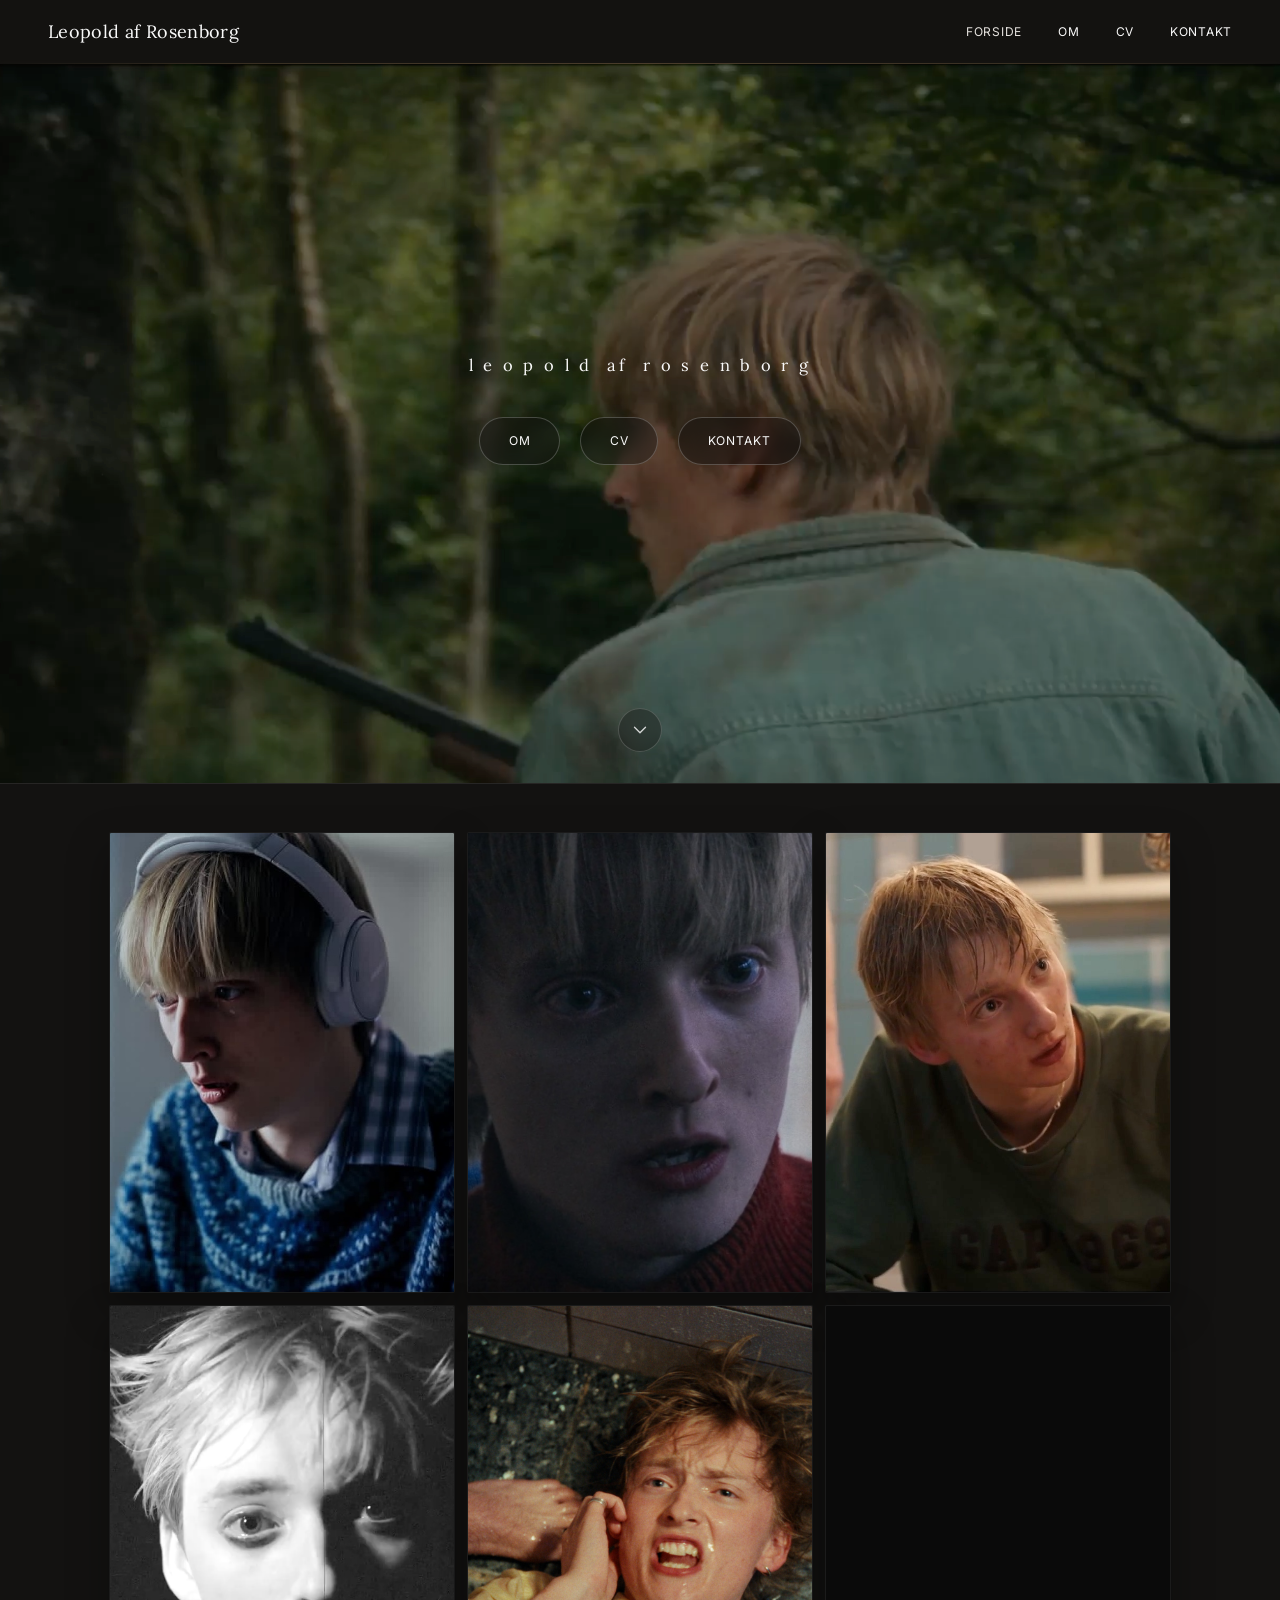
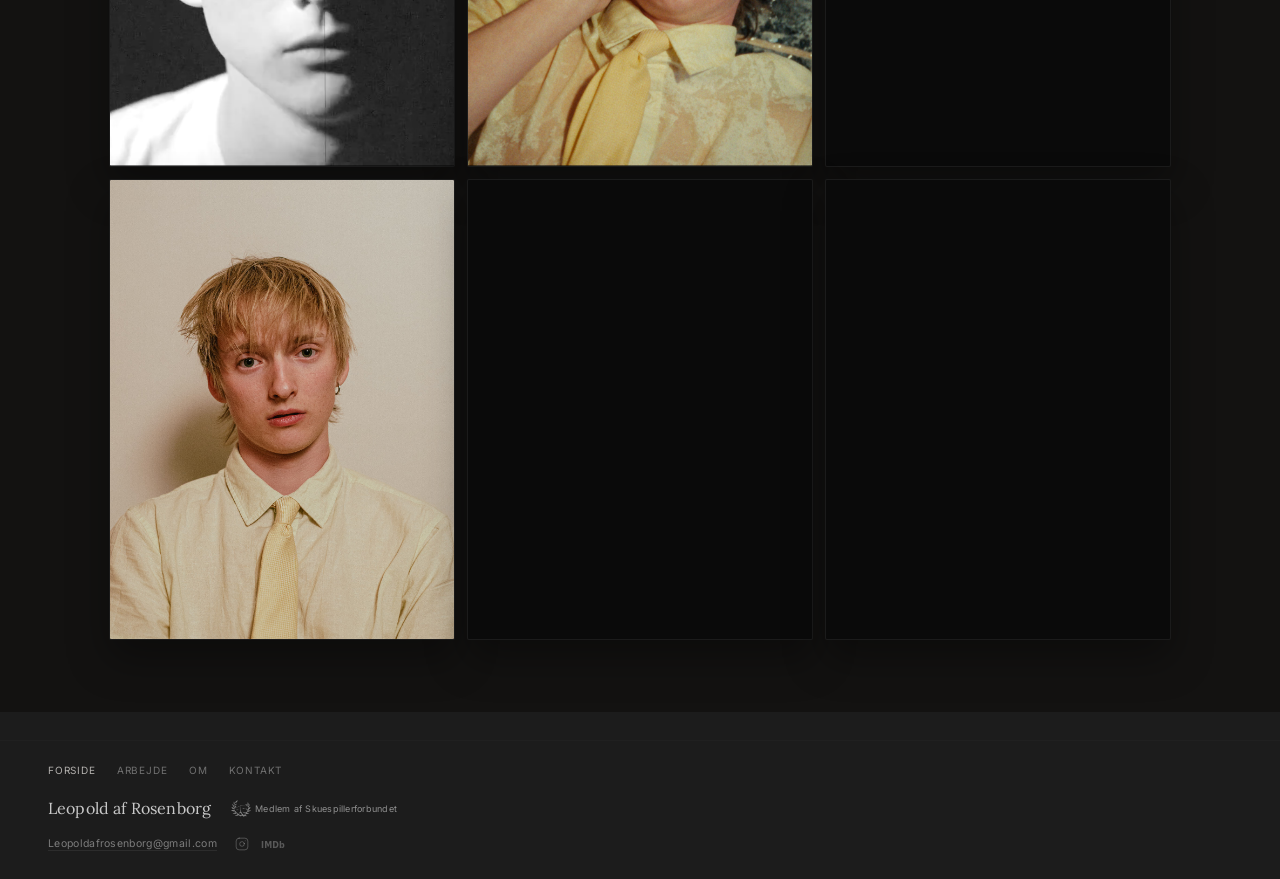
<file: index.html>
<!DOCTYPE html>
<html lang="da">
<head>
  <meta charset="UTF-8">
  <meta name="viewport" content="width=device-width, initial-scale=1.0">
  <title>Leopold af Rosenborg - Dansk skuespiller</title>
  <meta name="description" content="Leopold af Rosenborg er en dansk skuespiller bosat i København med erfaring fra teater, film, tv, kortfilm, reklamefilm og musikvideoer.">
  <link rel="canonical" href="https://leopoldafrosenborg.dk/">
  <link rel="icon" type="image/png" href="/favicon.png">
  <link rel="apple-touch-icon" href="/favicon.png">
  <meta property="og:site_name" content="Leopold af Rosenborg">
  <meta property="og:title" content="Leopold af Rosenborg - Dansk skuespiller">
  <meta property="og:description" content="Leopold af Rosenborg er en dansk skuespiller bosat i København med erfaring fra teater, film, tv, kortfilm, reklamefilm og musikvideoer.">
  <meta property="og:url" content="https://leopoldafrosenborg.dk/">
  <meta property="og:type" content="website">
  <meta property="og:locale" content="da_DK">
  <meta property="og:image" content="https://leopoldafrosenborg.dk/frontpage-collage/leopold-af-rosenborg-actor-skuespiller-jakob-og-angsten.JPG">
  <meta property="og:image:type" content="image/jpeg">
  <meta property="og:image:width" content="1365">
  <meta property="og:image:height" content="1706">
  <meta property="og:image:alt" content="Portræt af Leopold af Rosenborg, fotograferet af Markus Juul Larsen.">
  <meta name="twitter:card" content="summary_large_image">
  <meta name="twitter:title" content="Leopold af Rosenborg - Dansk skuespiller">
  <meta name="twitter:description" content="Leopold af Rosenborg er en dansk skuespiller bosat i København med erfaring fra teater, film, tv, kortfilm, reklamefilm og musikvideoer.">
  <meta name="twitter:image" content="https://leopoldafrosenborg.dk/frontpage-collage/leopold-af-rosenborg-actor-skuespiller-jakob-og-angsten.JPG">
  <meta name="twitter:image:alt" content="Portræt af Leopold af Rosenborg, fotograferet af Markus Juul Larsen.">
  <meta name="theme-color" content="#131211">
  <link rel="preconnect" href="https://fonts.googleapis.com">
  <link rel="preconnect" href="https://fonts.gstatic.com" crossorigin>
  <link href="https://fonts.googleapis.com/css2?family=Inter:wght@400;500&amp;family=Lora:ital,wght@0,400;0,500;1,400;1,500&amp;display=swap" rel="stylesheet">
  <link rel="stylesheet" href="style.css?v=65">
  <script type="application/ld+json">
  {
    "@context": "https://schema.org",
    "@graph": [
      {
        "@type": "WebSite",
        "@id": "https://leopoldafrosenborg.dk/#website",
        "url": "https://leopoldafrosenborg.dk/",
        "name": "Leopold af Rosenborg",
        "inLanguage": "da",
        "publisher": { "@id": "https://leopoldafrosenborg.dk/#person" }
      },
      {
        "@type": "WebPage",
        "@id": "https://leopoldafrosenborg.dk/#webpage",
        "url": "https://leopoldafrosenborg.dk/",
        "name": "Leopold af Rosenborg - Dansk skuespiller",
        "inLanguage": "da",
        "isPartOf": { "@id": "https://leopoldafrosenborg.dk/#website" },
        "about": { "@id": "https://leopoldafrosenborg.dk/#person" }
      },
      {
        "@type": "Person",
        "@id": "https://leopoldafrosenborg.dk/#person",
        "name": "Leopold af Rosenborg",
        "url": "https://leopoldafrosenborg.dk/",
        "sameAs": [
          "https://www.instagram.com/leopold_afrosenborg/",
          "https://www.imdb.com/name/nm16844776/",
          "https://www.linkedin.com/in/leopold-af-rosenborg-3b47512b6/",
          "https://skuespillerhaandbogen.dk/medlem/leopold-af-rosenborg"
        ]
      }
    ]
  }
  </script>
</head>
<body>
  <a class="skip-link" href="#main">Spring til indhold</a>

  <header class="site-header site-header--home">
    <div class="site-header__video-backdrop" aria-hidden="true">
      <video muted loop playsinline webkit-playsinline preload="auto" poster="images/Ny%20first%20frame.png">
        <source src="video/master%20komprimeret.mp4" type="video/mp4">
      </video>
    </div>
    <button class="site-header__menu" type="button" data-nav-toggle aria-expanded="false" aria-controls="site-nav">
      <span></span><span></span><span></span>
      <span class="visually-hidden">Menu</span>
    </button>
    <a class="site-header__brand" href="index.html">Leopold af Rosenborg</a>
    <nav class="site-nav" id="site-nav" data-site-nav aria-label="Primær">
      <a href="index.html" aria-current="page">Forside</a>
      <a href="information.html">Om</a>
      <a href="cv.html">CV</a>
      <a href="kontakt.html">Kontakt</a>
    </nav>
  </header>

  <main id="main">
    <section class="hero">
      <div class="hero__media" data-parallax>
        <div class="hero__parallax-layer">
          <video autoplay muted loop playsinline webkit-playsinline preload="auto" poster="images/Ny%20first%20frame.png" aria-hidden="true">
            <source src="video/master%20komprimeret.mp4" type="video/mp4">
          </video>
        </div>
      </div>
      <div class="hero__overlay" aria-hidden="true"></div>
      <div class="hero__content">
        <div class="hero__title-wrap">
          <h1 class="hero__title"><span aria-hidden="true">l e o p o l d&nbsp;&nbsp;af&nbsp;&nbsp;r o s e n b o r g</span><span class="visually-hidden">Leopold af Rosenborg</span></h1>
        </div>
        <nav class="hero__links" aria-label="Sider">
          <a href="information.html"><span>Om</span></a>
          <a href="cv.html"><span>CV</span></a>
          <a href="kontakt.html"><span>Kontakt</span></a>
        </nav>
      </div>
      <a class="hero__scroll-cue" href="#stillfotos" aria-label="Scroll til stillfotos">
        <span class="hero__scroll-cue__icon" aria-hidden="true">
          <svg xmlns="http://www.w3.org/2000/svg" width="22" height="22" viewBox="0 0 24 24" fill="none" stroke="currentColor" stroke-width="1.45" stroke-linecap="round" stroke-linejoin="round"><path d="M6 9l6 6 6-6"/></svg>
        </span>
      </a>
    </section>

    <section class="gallery" id="stillfotos" aria-label="Stillfotos">
      <div class="gallery__inner">
        <div class="gallery__reel">
          <figure class="gallery__card" data-fade>
            <img src="frontpage-collage/leopold-af-rosenborg-actor-skuespiller-bryd-tavsheden-kampagne.JPG" alt="Leopold af Rosenborg i kampagnen Bryd Tavsheden." width="778" height="737" loading="eager" decoding="async" fetchpriority="low">
            <figcaption class="gallery__caption">Bryd Tavsheden, Kampagne</figcaption>
          </figure>
          <figure class="gallery__card" data-fade>
            <img src="frontpage-collage/leopold-af-rosenborg-actor-super8-screen-test.jpg" alt="Leopold af Rosenborg i en Super8-kortfilmtestoptagelse." width="1281" height="951" loading="lazy" decoding="async" fetchpriority="low">
            <figcaption class="gallery__caption">Super8, Kortfilm testoptagelse</figcaption>
          </figure>
          <figure class="gallery__card gallery__card--zoom-in" data-fade>
            <img src="frontpage-collage/leopold-af-rosenborg-roede-kors-mod-til-at-handle-kortfilm.jpg" alt="Leopold af Rosenborg i kortfilmen Mod til at handle." width="1920" height="1080" loading="lazy" decoding="async" fetchpriority="low">
            <figcaption class="gallery__caption">Mod til at handle, Kortfilm</figcaption>
          </figure>
          <figure class="gallery__card" data-fade>
            <img src="frontpage-collage/leopold-af-rosenborg-actor-skuespiller.png" alt="Leopold af Rosenborg i musikvideoen Alkymist." width="2128" height="1797" loading="lazy" decoding="async" fetchpriority="low">
            <figcaption class="gallery__caption">Alkymist, Musikvideo</figcaption>
          </figure>
          <figure class="gallery__card" data-fade>
            <img src="frontpage-collage/Jakob-og-Angsten-Leopold-Instrueret-af-Andreas-Hentze-Madsen.png" alt="Leopold af Rosenborg i kortfilmen Jakob og Angsten." width="1913" height="1440" loading="lazy" decoding="async" fetchpriority="low">
            <figcaption class="gallery__caption">Jakob og Angsten, Kortfilm</figcaption>
          </figure>
          <figure class="gallery__card" data-fade>
            <img src="frontpage-collage/leopold-af-rosenborg-ikea-reklame.jpg" alt="Leopold af Rosenborg i en IKEA-reklame." width="1329" height="1080" loading="lazy" decoding="async" fetchpriority="low">
            <figcaption class="gallery__caption">IKEA, Reklame</figcaption>
          </figure>
          <figure class="gallery__card gallery__card--hide-2col" data-fade>
            <img src="frontpage-collage/leopold-af-rosenborg-actor-skuespiller-jakob-og-angsten.JPG" alt="Portræt af Leopold af Rosenborg, fotograferet af Markus Juul Larsen." width="1365" height="1706" loading="lazy" decoding="async" fetchpriority="low">
            <figcaption class="gallery__caption">Portræt, Markus Juul Larsen</figcaption>
          </figure>
          <figure class="gallery__card" data-fade>
            <img src="frontpage-collage/leopold-af-rosenborg-jakob-og-angsten-odense-film-festival-actor.png" alt="Leopold af Rosenborg i kortfilmen Jakob og Angsten." width="1080" height="1440" loading="lazy" decoding="async" fetchpriority="low">
            <figcaption class="gallery__caption">Jakob og Angsten, Kortfilm</figcaption>
          </figure>
          <figure class="gallery__card" data-fade>
            <img src="frontpage-collage/leopold-christian-ingolf-af-rosenborg-actor-skuespiller-alkymist-the-scent-music-video-mksq-media.png" alt="Leopold af Rosenborg i musikvideoen Alkymist." width="2249" height="1800" loading="lazy" decoding="async" fetchpriority="low">
            <figcaption class="gallery__caption">Alkymist, Musikvideo</figcaption>
          </figure>
        </div>
      </div>
    </section>

  </main>

  <footer class="site-footer">
    <div class="site-footer__inner">
      <nav class="site-footer__nav" aria-label="Sider">
        <a href="index.html" aria-current="page">Forside</a>
        <a href="arbejde.html">Arbejde</a>
        <a href="information.html">Om</a>
        <a href="kontakt.html">Kontakt</a>
      </nav>
      <div class="site-footer__meta">
        <div class="site-footer__identity">
          <p class="site-footer__name">Leopold af Rosenborg</p>
          <a class="site-footer__membership-link" href="https://skuespillerhaandbogen.dk/medlem/leopold-af-rosenborg" rel="noopener noreferrer" target="_blank" aria-label="Medlem af Skuespillerforbundet - se profil i Skuespillerhåndbogen">
            <img src="images/logo-black.png" alt="" width="20" height="20">
            <span>Medlem af Skuespillerforbundet</span>
          </a>
        </div>
        <div class="site-footer__footline">
          <p class="site-footer__email"><a href="mailto:Leopoldafrosenborg@gmail.com">Leopoldafrosenborg@gmail.com</a></p>
          <ul class="site-footer__social" aria-label="Profiler">
            <li>
              <a class="site-footer__icon-link" href="https://www.instagram.com/leopold_afrosenborg/" rel="noopener noreferrer" target="_blank" aria-label="Instagram">
                <svg xmlns="http://www.w3.org/2000/svg" viewBox="0 0 24 24" fill="none" stroke="currentColor" stroke-width="1.45" stroke-linecap="round" stroke-linejoin="round" aria-hidden="true"><rect width="20" height="20" x="2" y="2" rx="5" ry="5"/><path d="M16 11.37A4 4 0 1 1 12.63 8 4 4 0 0 1 16 11.37z"/><line x1="17.5" y1="6.5" x2="17.51" y2="6.5"/></svg>
              </a>
            </li>
            <li>
              <a class="site-footer__icon-link site-footer__icon-link--imdb" href="https://www.imdb.com/name/nm16844776/" rel="noopener noreferrer" target="_blank" aria-label="IMDb">
                <svg xmlns="http://www.w3.org/2000/svg" viewBox="0 0 24 12" fill="currentColor" aria-hidden="true"><text x="0" y="9.5" textLength="24" lengthAdjust="spacingAndGlyphs" fill="currentColor" font-size="8.5" font-family="system-ui, -apple-system, BlinkMacSystemFont, 'Segoe UI', sans-serif" font-weight="700" letter-spacing="0.02em">IMDb</text></svg>
              </a>
            </li>
          </ul>
        </div>
      </div>
    </div>
  </footer>

  <script src="main.js?v=41"></script>
</body>
</html>
</file>
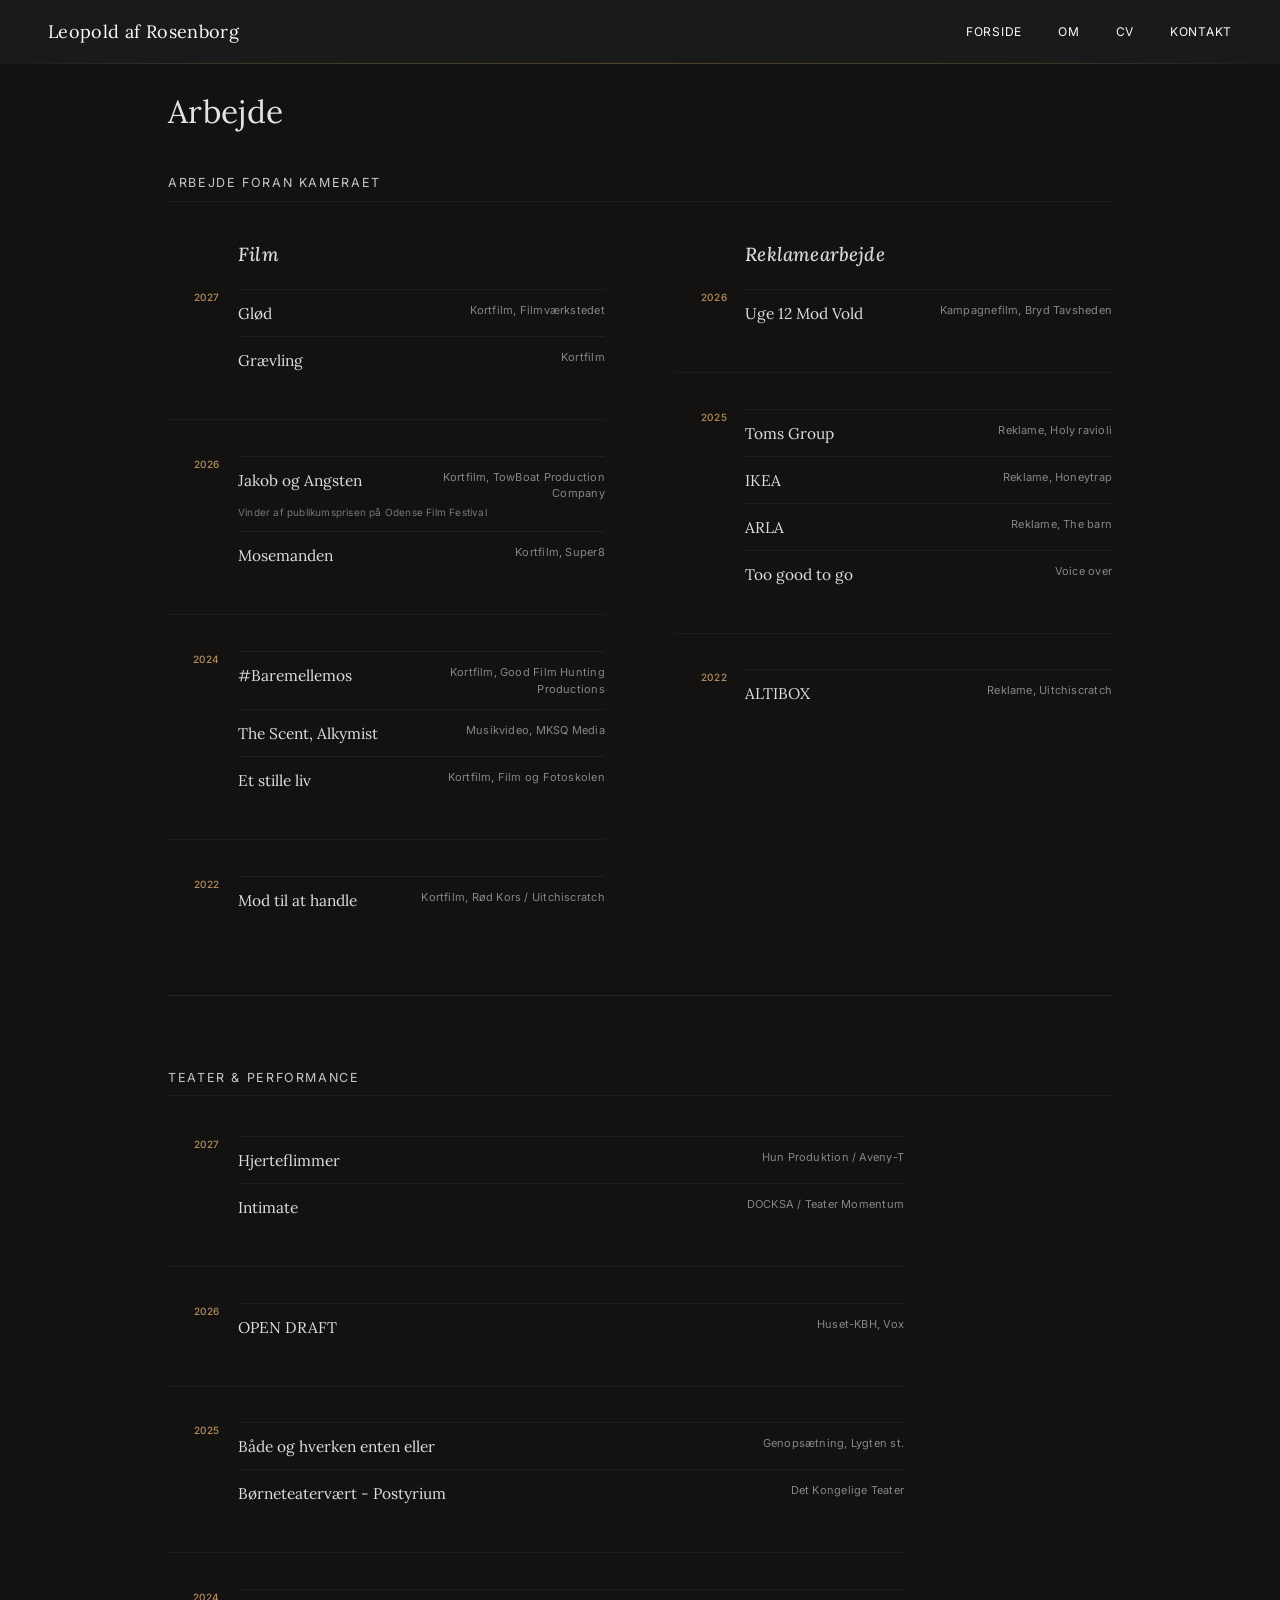
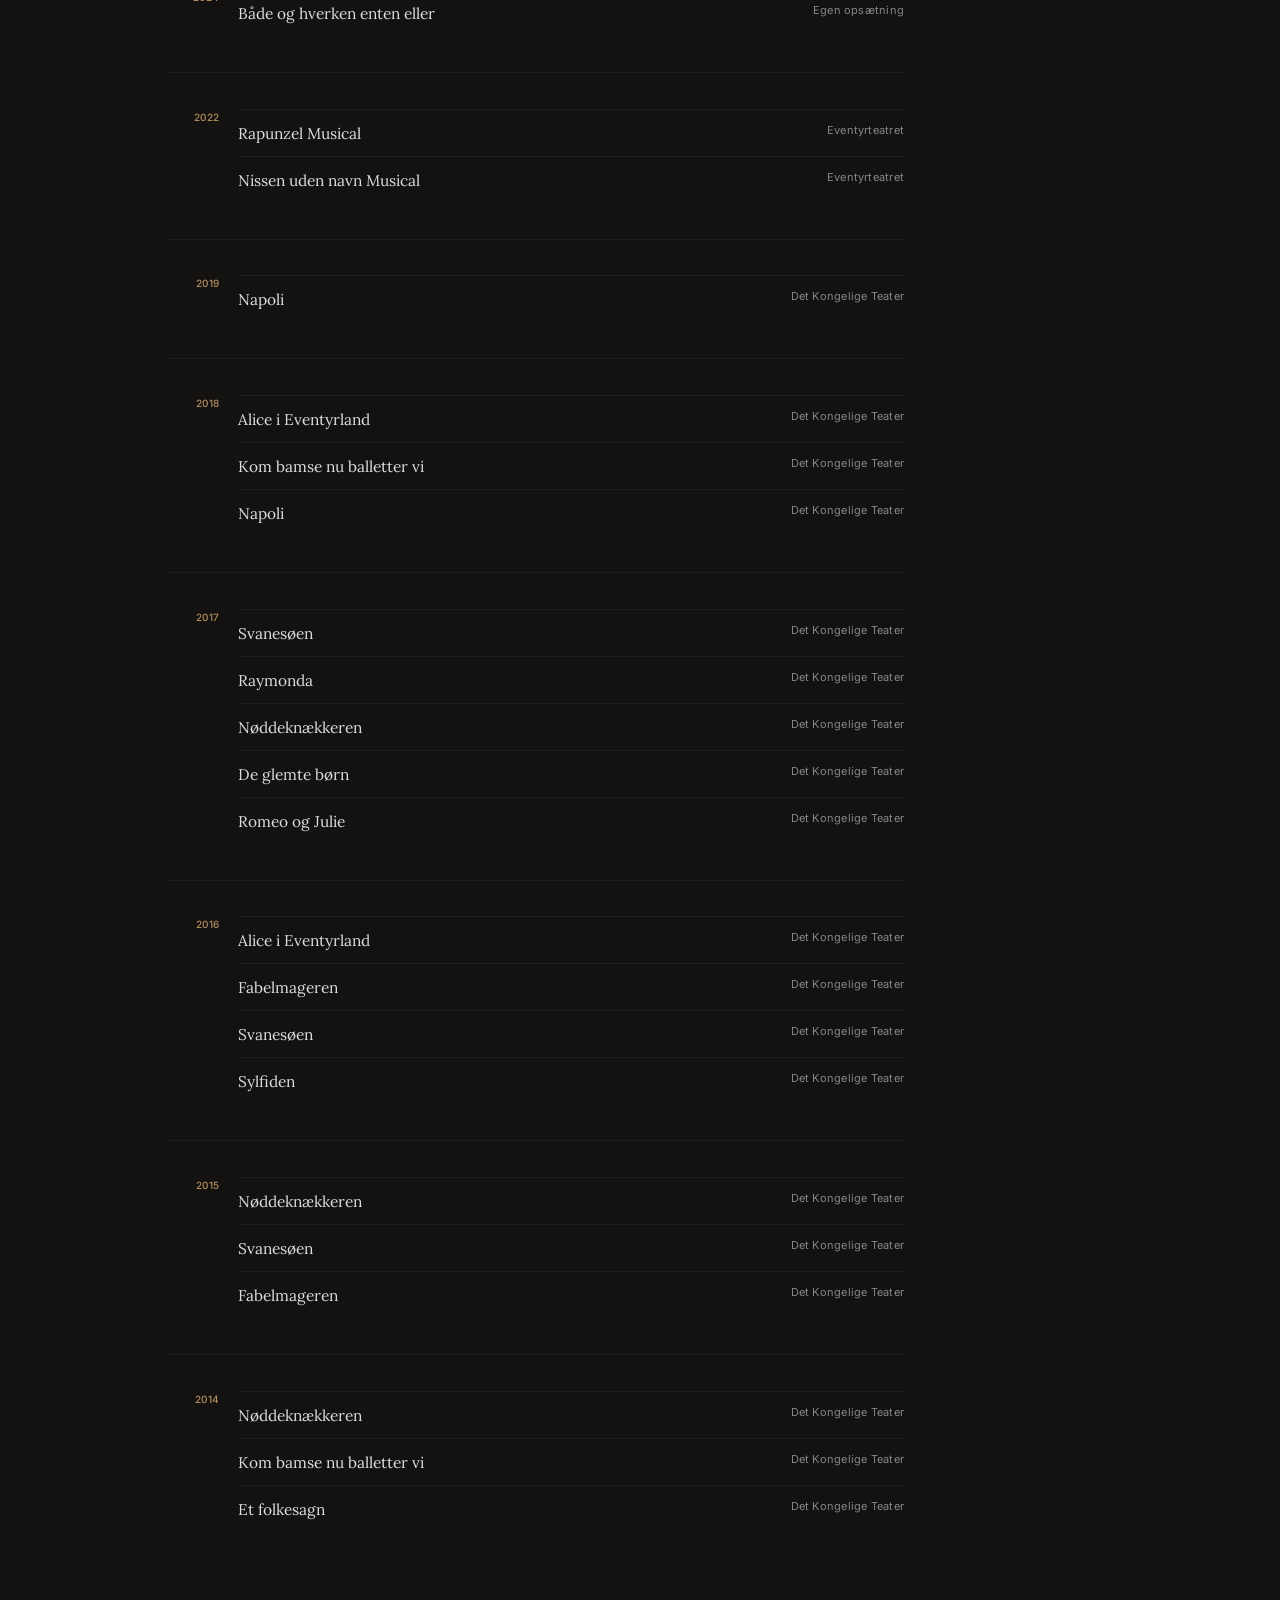
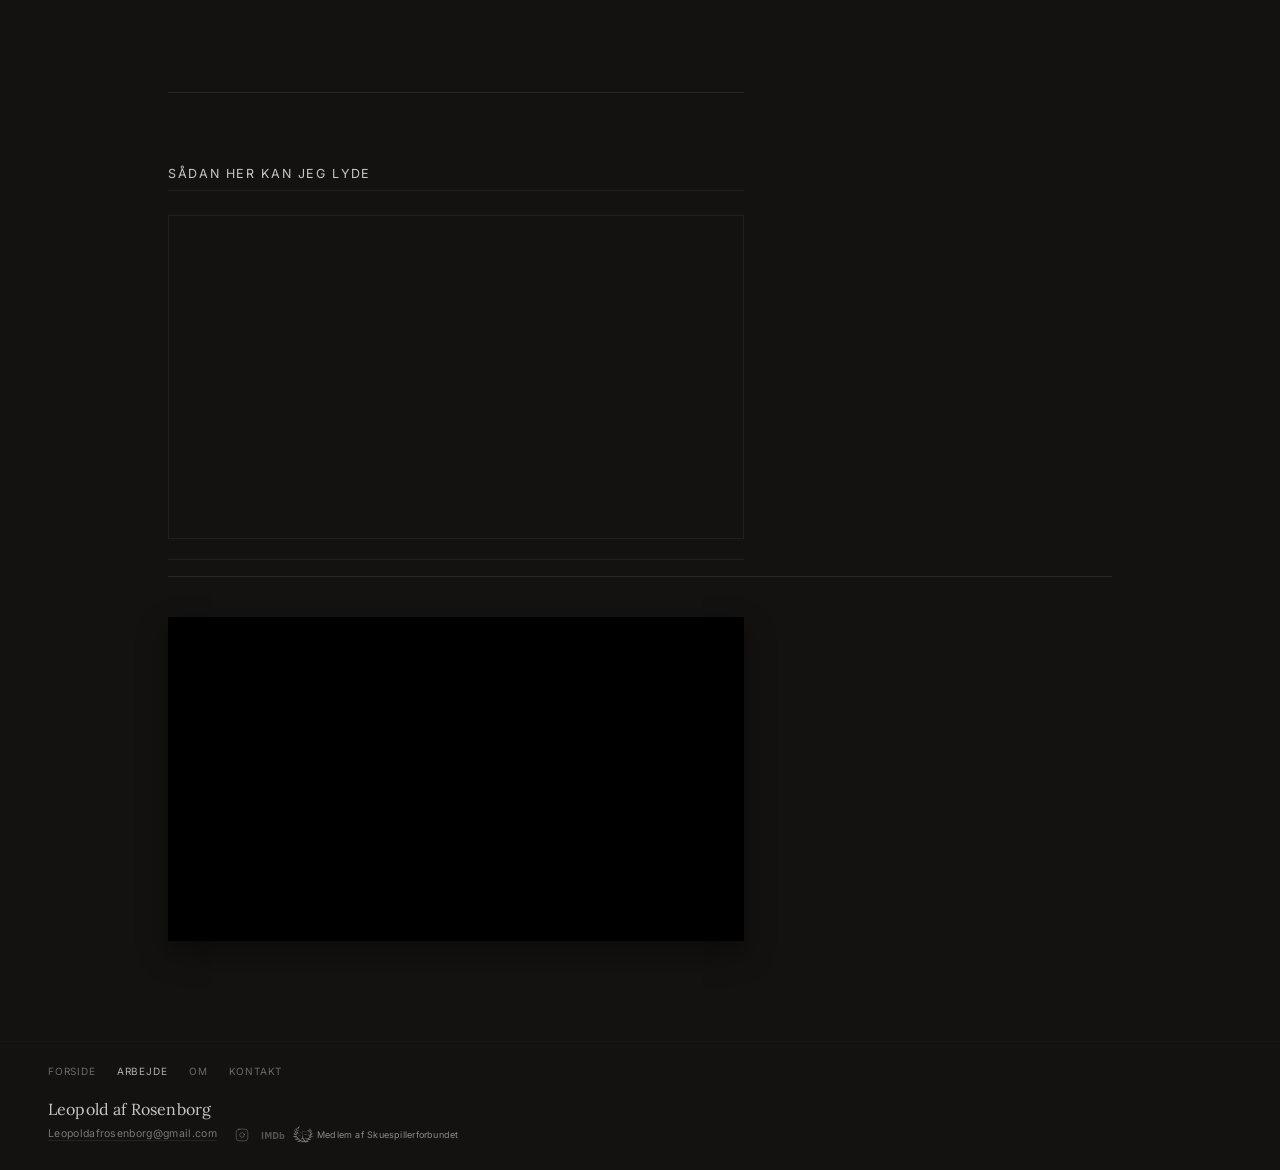
<file: arbejde.html>
<!DOCTYPE html>
<html lang="da">
<head>
  <meta charset="UTF-8">
  <meta name="viewport" content="width=device-width, initial-scale=1.0">
  <title>Film- og teaterarbejde | Leopold af Rosenborg</title>
  <meta name="description" content="Se udvalgte roller og produktioner med skuespilleren Leopold af Rosenborg inden for film, tv, kortfilm, reklame og teater.">
  <link rel="canonical" href="https://leopoldafrosenborg.dk/arbejde.html">
  <link rel="icon" type="image/png" href="/favicon.png">
  <link rel="apple-touch-icon" href="/favicon.png">
  <meta property="og:site_name" content="Leopold af Rosenborg">
  <meta property="og:title" content="Film- og teaterarbejde | Leopold af Rosenborg">
  <meta property="og:description" content="Se udvalgte roller og produktioner med skuespilleren Leopold af Rosenborg inden for film, tv, kortfilm, reklame og teater.">
  <meta property="og:url" content="https://leopoldafrosenborg.dk/arbejde.html">
  <meta property="og:type" content="website">
  <meta property="og:locale" content="da_DK">
  <meta property="og:image" content="https://leopoldafrosenborg.dk/frontpage-collage/leopold-af-rosenborg-actor-skuespiller-jakob-og-angsten.JPG">
  <meta property="og:image:type" content="image/jpeg">
  <meta property="og:image:width" content="1365">
  <meta property="og:image:height" content="1706">
  <meta property="og:image:alt" content="Portræt af Leopold af Rosenborg, fotograferet af Markus Juul Larsen.">
  <meta name="twitter:card" content="summary_large_image">
  <meta name="twitter:title" content="Film- og teaterarbejde | Leopold af Rosenborg">
  <meta name="twitter:description" content="Se udvalgte roller og produktioner med skuespilleren Leopold af Rosenborg inden for film, tv, kortfilm, reklame og teater.">
  <meta name="twitter:image" content="https://leopoldafrosenborg.dk/frontpage-collage/leopold-af-rosenborg-actor-skuespiller-jakob-og-angsten.JPG">
  <meta name="twitter:image:alt" content="Portræt af Leopold af Rosenborg, fotograferet af Markus Juul Larsen.">
  <meta name="theme-color" content="#131211">
  <script type="application/ld+json">
  {
    "@context": "https://schema.org",
    "@type": "WebPage",
    "@id": "https://leopoldafrosenborg.dk/arbejde.html#webpage",
    "url": "https://leopoldafrosenborg.dk/arbejde.html",
    "name": "Film- og teaterarbejde | Leopold af Rosenborg",
    "description": "Se udvalgte roller og produktioner med skuespilleren Leopold af Rosenborg inden for film, tv, kortfilm, reklame og teater.",
    "inLanguage": "da",
    "isPartOf": { "@id": "https://leopoldafrosenborg.dk/#website" },
    "about": { "@id": "https://leopoldafrosenborg.dk/#person" }
  }
  </script>
  <link rel="preconnect" href="https://fonts.googleapis.com">
  <link rel="preconnect" href="https://fonts.gstatic.com" crossorigin>
  <link href="https://fonts.googleapis.com/css2?family=Inter:wght@400;500&amp;family=Lora:ital,wght@0,400;0,500;1,400;1,500&amp;display=swap" rel="stylesheet">
  <link rel="stylesheet" href="style.css?v=57">
</head>
<body class="body--work-page">
  <a class="skip-link" href="#main">Spring til indhold</a>

  <header class="site-header">
    <button class="site-header__menu" type="button" data-nav-toggle aria-expanded="false" aria-controls="site-nav">
      <span></span><span></span><span></span>
      <span class="visually-hidden">Menu</span>
    </button>
    <a class="site-header__brand" href="index.html">Leopold af Rosenborg</a>
    <nav class="site-nav" id="site-nav" data-site-nav aria-label="Primær">
      <a href="index.html">Forside</a>
      <a href="information.html">Om</a>
      <a href="cv.html">CV</a>
      <a href="kontakt.html">Kontakt</a>
    </nav>
  </header>

  <main id="main" class="page page--work">
    <h1 class="page__title" data-fade>Arbejde</h1>

    <section class="work-section" data-fade>
      <h2 class="work-section__heading">Arbejde foran kameraet</h2>
      <div class="work-columns">
        <div class="work-block">
          <h3 class="work-block__label">Film</h3>
          <div class="work-timeline">
            <section class="work-year-group" aria-labelledby="film-y2027">
              <h4 class="work-year" id="film-y2027">2027</h4>
              <ul class="work-list">
                <li class="work-line">
                  <span class="work-line__title">Glød</span>
                  <span class="work-line__detail">Kortfilm, Filmværkstedet</span>
                </li>
                <li class="work-line">
                  <span class="work-line__title">Grævling</span>
                  <span class="work-line__detail">Kortfilm</span>
                </li>
              </ul>
            </section>
            <section class="work-year-group" aria-labelledby="film-y2026">
              <h4 class="work-year" id="film-y2026">2026</h4>
              <ul class="work-list">
                <li class="work-line">
                  <span class="work-line__title">Jakob og Angsten</span>
                  <span class="work-line__detail">Kortfilm, TowBoat Production Company</span>
                  <span class="work-line__award">Vinder af publikumsprisen på Odense Film Festival</span>
                </li>
                <li class="work-line">
                  <span class="work-line__title">Mosemanden</span>
                  <span class="work-line__detail">Kortfilm, Super8</span>
                </li>
              </ul>
            </section>
            <section class="work-year-group" aria-labelledby="film-y2024">
              <h4 class="work-year" id="film-y2024">2024</h4>
              <ul class="work-list">
                <li class="work-line">
                  <span class="work-line__title">#Baremellemos</span>
                  <span class="work-line__detail">Kortfilm, Good Film Hunting Productions</span>
                </li>
                <li class="work-line">
                  <span class="work-line__title">The Scent, Alkymist</span>
                  <span class="work-line__detail">Musikvideo, MKSQ Media</span>
                </li>
                <li class="work-line">
                  <span class="work-line__title">Et stille liv</span>
                  <span class="work-line__detail">Kortfilm, Film og Fotoskolen</span>
                </li>
              </ul>
            </section>
            <section class="work-year-group" aria-labelledby="film-y2022">
              <h4 class="work-year" id="film-y2022">2022</h4>
              <ul class="work-list">
                <li class="work-line">
                  <span class="work-line__title">Mod til at handle</span>
                  <span class="work-line__detail">Kortfilm, Rød Kors / Uitchiscratch</span>
                </li>
              </ul>
            </section>
          </div>
        </div>
        <div class="work-block">
          <h3 class="work-block__label">Reklamearbejde</h3>
          <div class="work-timeline">
            <section class="work-year-group" aria-labelledby="rekl-y2026">
              <h4 class="work-year" id="rekl-y2026">2026</h4>
              <ul class="work-list">
                <li class="work-line">
                  <span class="work-line__title">Uge 12 Mod Vold</span>
                  <span class="work-line__detail">Kampagnefilm, Bryd Tavsheden</span>
                </li>
              </ul>
            </section>
            <section class="work-year-group" aria-labelledby="rekl-y2025">
              <h4 class="work-year" id="rekl-y2025">2025</h4>
              <ul class="work-list">
                <li class="work-line">
                  <span class="work-line__title">Toms Group</span>
                  <span class="work-line__detail">Reklame, Holy ravioli</span>
                </li>
                <li class="work-line">
                  <span class="work-line__title">IKEA</span>
                  <span class="work-line__detail">Reklame, Honeytrap</span>
                </li>
                <li class="work-line">
                  <span class="work-line__title">ARLA</span>
                  <span class="work-line__detail">Reklame, The barn</span>
                </li>
                <li class="work-line">
                  <span class="work-line__title">Too good to go</span>
                  <span class="work-line__detail">Voice over</span>
                </li>
              </ul>
            </section>
            <section class="work-year-group" aria-labelledby="rekl-y2022">
              <h4 class="work-year" id="rekl-y2022">2022</h4>
              <ul class="work-list">
                <li class="work-line">
                  <span class="work-line__title">ALTIBOX</span>
                  <span class="work-line__detail">Reklame, Uitchiscratch</span>
                </li>
              </ul>
            </section>
          </div>
        </div>
      </div>
    </section>

    <section class="work-section work-section--theatre" data-fade>
      <h2 class="work-section__heading">Teater &amp; performance</h2>
      <div class="work-timeline work-timeline--full">
        <section class="work-year-group" aria-labelledby="theatre-y2027">
          <h4 class="work-year" id="theatre-y2027">2027</h4>
          <ul class="work-list">
            <li class="work-line">
              <span class="work-line__title">Hjerteflimmer</span>
              <span class="work-line__detail">Hun Produktion / Aveny-T</span>
            </li>
            <li class="work-line">
              <span class="work-line__title">Intimate</span>
              <span class="work-line__detail">DOCKSA / Teater Momentum</span>
            </li>
          </ul>
        </section>
        <section class="work-year-group" aria-labelledby="theatre-y2026">
          <h4 class="work-year" id="theatre-y2026">2026</h4>
          <ul class="work-list">
            <li class="work-line">
              <span class="work-line__title">OPEN DRAFT</span>
              <span class="work-line__detail">Huset-KBH, Vox</span>
            </li>
          </ul>
        </section>
        <section class="work-year-group">
          <h4 class="work-year">2025</h4>
          <ul class="work-list">
            <li class="work-line">
              <span class="work-line__title">Både og hverken enten eller</span>
              <span class="work-line__detail">Genopsætning, Lygten st.</span>
            </li>
            <li class="work-line">
              <span class="work-line__title">Børneteatervært - Postyrium</span>
              <span class="work-line__detail">Det Kongelige Teater</span>
            </li>
          </ul>
        </section>
        <section class="work-year-group">
          <h4 class="work-year">2024</h4>
          <ul class="work-list">
            <li class="work-line">
              <span class="work-line__title">Både og hverken enten eller</span>
              <span class="work-line__detail">Egen opsætning</span>
            </li>
          </ul>
        </section>
        <section class="work-year-group">
          <h4 class="work-year">2022</h4>
          <ul class="work-list">
            <li class="work-line">
              <span class="work-line__title">Rapunzel Musical</span>
              <span class="work-line__detail">Eventyrteatret</span>
            </li>
            <li class="work-line">
              <span class="work-line__title">Nissen uden navn Musical</span>
              <span class="work-line__detail">Eventyrteatret</span>
            </li>
          </ul>
        </section>
        <section class="work-year-group">
          <h4 class="work-year">2019</h4>
          <ul class="work-list">
            <li class="work-line">
              <span class="work-line__title">Napoli</span>
              <span class="work-line__detail">Det Kongelige Teater</span>
            </li>
          </ul>
        </section>
        <section class="work-year-group">
          <h4 class="work-year">2018</h4>
          <ul class="work-list">
            <li class="work-line">
              <span class="work-line__title">Alice i Eventyrland</span>
              <span class="work-line__detail">Det Kongelige Teater</span>
            </li>
            <li class="work-line">
              <span class="work-line__title">Kom bamse nu balletter vi</span>
              <span class="work-line__detail">Det Kongelige Teater</span>
            </li>
            <li class="work-line">
              <span class="work-line__title">Napoli</span>
              <span class="work-line__detail">Det Kongelige Teater</span>
            </li>
          </ul>
        </section>
        <section class="work-year-group">
          <h4 class="work-year">2017</h4>
          <ul class="work-list">
            <li class="work-line">
              <span class="work-line__title">Svanesøen</span>
              <span class="work-line__detail">Det Kongelige Teater</span>
            </li>
            <li class="work-line">
              <span class="work-line__title">Raymonda</span>
              <span class="work-line__detail">Det Kongelige Teater</span>
            </li>
            <li class="work-line">
              <span class="work-line__title">Nøddeknækkeren</span>
              <span class="work-line__detail">Det Kongelige Teater</span>
            </li>
            <li class="work-line">
              <span class="work-line__title">De glemte børn</span>
              <span class="work-line__detail">Det Kongelige Teater</span>
            </li>
            <li class="work-line">
              <span class="work-line__title">Romeo og Julie</span>
              <span class="work-line__detail">Det Kongelige Teater</span>
            </li>
          </ul>
        </section>
        <section class="work-year-group">
          <h4 class="work-year">2016</h4>
          <ul class="work-list">
            <li class="work-line">
              <span class="work-line__title">Alice i Eventyrland</span>
              <span class="work-line__detail">Det Kongelige Teater</span>
            </li>
            <li class="work-line">
              <span class="work-line__title">Fabelmageren</span>
              <span class="work-line__detail">Det Kongelige Teater</span>
            </li>
            <li class="work-line">
              <span class="work-line__title">Svanesøen</span>
              <span class="work-line__detail">Det Kongelige Teater</span>
            </li>
            <li class="work-line">
              <span class="work-line__title">Sylfiden</span>
              <span class="work-line__detail">Det Kongelige Teater</span>
            </li>
          </ul>
        </section>
        <section class="work-year-group">
          <h4 class="work-year">2015</h4>
          <ul class="work-list">
            <li class="work-line">
              <span class="work-line__title">Nøddeknækkeren</span>
              <span class="work-line__detail">Det Kongelige Teater</span>
            </li>
            <li class="work-line">
              <span class="work-line__title">Svanesøen</span>
              <span class="work-line__detail">Det Kongelige Teater</span>
            </li>
            <li class="work-line">
              <span class="work-line__title">Fabelmageren</span>
              <span class="work-line__detail">Det Kongelige Teater</span>
            </li>
          </ul>
        </section>
        <section class="work-year-group">
          <h4 class="work-year">2014</h4>
          <ul class="work-list">
            <li class="work-line">
              <span class="work-line__title">Nøddeknækkeren</span>
              <span class="work-line__detail">Det Kongelige Teater</span>
            </li>
            <li class="work-line">
              <span class="work-line__title">Kom bamse nu balletter vi</span>
              <span class="work-line__detail">Det Kongelige Teater</span>
            </li>
            <li class="work-line">
              <span class="work-line__title">Et folkesagn</span>
              <span class="work-line__detail">Det Kongelige Teater</span>
            </li>
          </ul>
        </section>
      </div>
    </section>

    <section class="work-voice" data-fade>
      <h2 class="work-voice__heading">Sådan her kan jeg lyde</h2>
      <div class="work-voice__player">
        <div class="work-voice__embed">
          <iframe
            src="https://www.youtube.com/embed/je6NIQmMCPU"
            title="Video: Sådan her kan jeg lyde"
            allow="accelerometer; autoplay; clipboard-write; encrypted-media; gyroscope; picture-in-picture; web-share"
            allowfullscreen
            loading="lazy"
            referrerpolicy="strict-origin-when-cross-origin"
          ></iframe>
        </div>
      </div>
    </section>

    <section class="home-reel home-reel--work" data-fade aria-label="Kort reel">
      <div class="home-reel__inner">
        <div class="home-reel__player">
          <div class="home-reel__embed">
            <iframe
              src="https://player.vimeo.com/video/1199525155?badge=0&amp;autopause=0&amp;player_id=0&amp;app_id=58479&amp;transparent=1"
              title="kort-reel"
              allow="autoplay; fullscreen; picture-in-picture; clipboard-write; encrypted-media; web-share"
              referrerpolicy="strict-origin-when-cross-origin"
              loading="lazy"
            ></iframe>
          </div>
        </div>
      </div>
    </section>
  </main>

  <footer class="site-footer">
    <div class="site-footer__inner">
      <nav class="site-footer__nav" aria-label="Sider">
        <a href="index.html">Forside</a>
        <a href="arbejde.html" aria-current="page">Arbejde</a>
        <a href="information.html">Om</a>
        <a href="kontakt.html">Kontakt</a>
      </nav>
      <div class="site-footer__meta">
        <p class="site-footer__name">Leopold af Rosenborg</p>
        <div class="site-footer__footline">
          <p class="site-footer__email"><a href="mailto:Leopoldafrosenborg@gmail.com">Leopoldafrosenborg@gmail.com</a></p>
          <ul class="site-footer__social" aria-label="Profiler">
            <li>
              <a class="site-footer__icon-link" href="https://www.instagram.com/leopold_afrosenborg/" rel="noopener noreferrer" target="_blank" aria-label="Instagram">
                <svg xmlns="http://www.w3.org/2000/svg" viewBox="0 0 24 24" fill="none" stroke="currentColor" stroke-width="1.45" stroke-linecap="round" stroke-linejoin="round" aria-hidden="true"><rect width="20" height="20" x="2" y="2" rx="5" ry="5"/><path d="M16 11.37A4 4 0 1 1 12.63 8 4 4 0 0 1 16 11.37z"/><line x1="17.5" y1="6.5" x2="17.51" y2="6.5"/></svg>
              </a>
            </li>
            <li>
              <a class="site-footer__icon-link site-footer__icon-link--imdb" href="https://www.imdb.com/name/nm16844776/" rel="noopener noreferrer" target="_blank" aria-label="IMDb">
                <svg xmlns="http://www.w3.org/2000/svg" viewBox="0 0 24 12" fill="currentColor" aria-hidden="true"><text x="0" y="9.5" textLength="24" lengthAdjust="spacingAndGlyphs" fill="currentColor" font-size="8.5" font-family="system-ui, -apple-system, BlinkMacSystemFont, 'Segoe UI', sans-serif" font-weight="700" letter-spacing="0.02em">IMDb</text></svg>
              </a>
            </li>
            <li>
              <a class="site-footer__membership-link" href="https://skuespillerhaandbogen.dk/medlem/leopold-af-rosenborg" rel="noopener noreferrer" target="_blank" aria-label="Medlem af Skuespillerforbundet - se profil i Skuespillerhåndbogen">
                <img src="images/logo-black.png" alt="" width="20" height="20">
                <span>Medlem af Skuespillerforbundet</span>
              </a>
            </li>
          </ul>
        </div>
      </div>
    </div>
  </footer>

  <script src="https://player.vimeo.com/api/player.js" defer></script>
  <script src="main.js?v=35"></script>
</body>
</html>
</file>
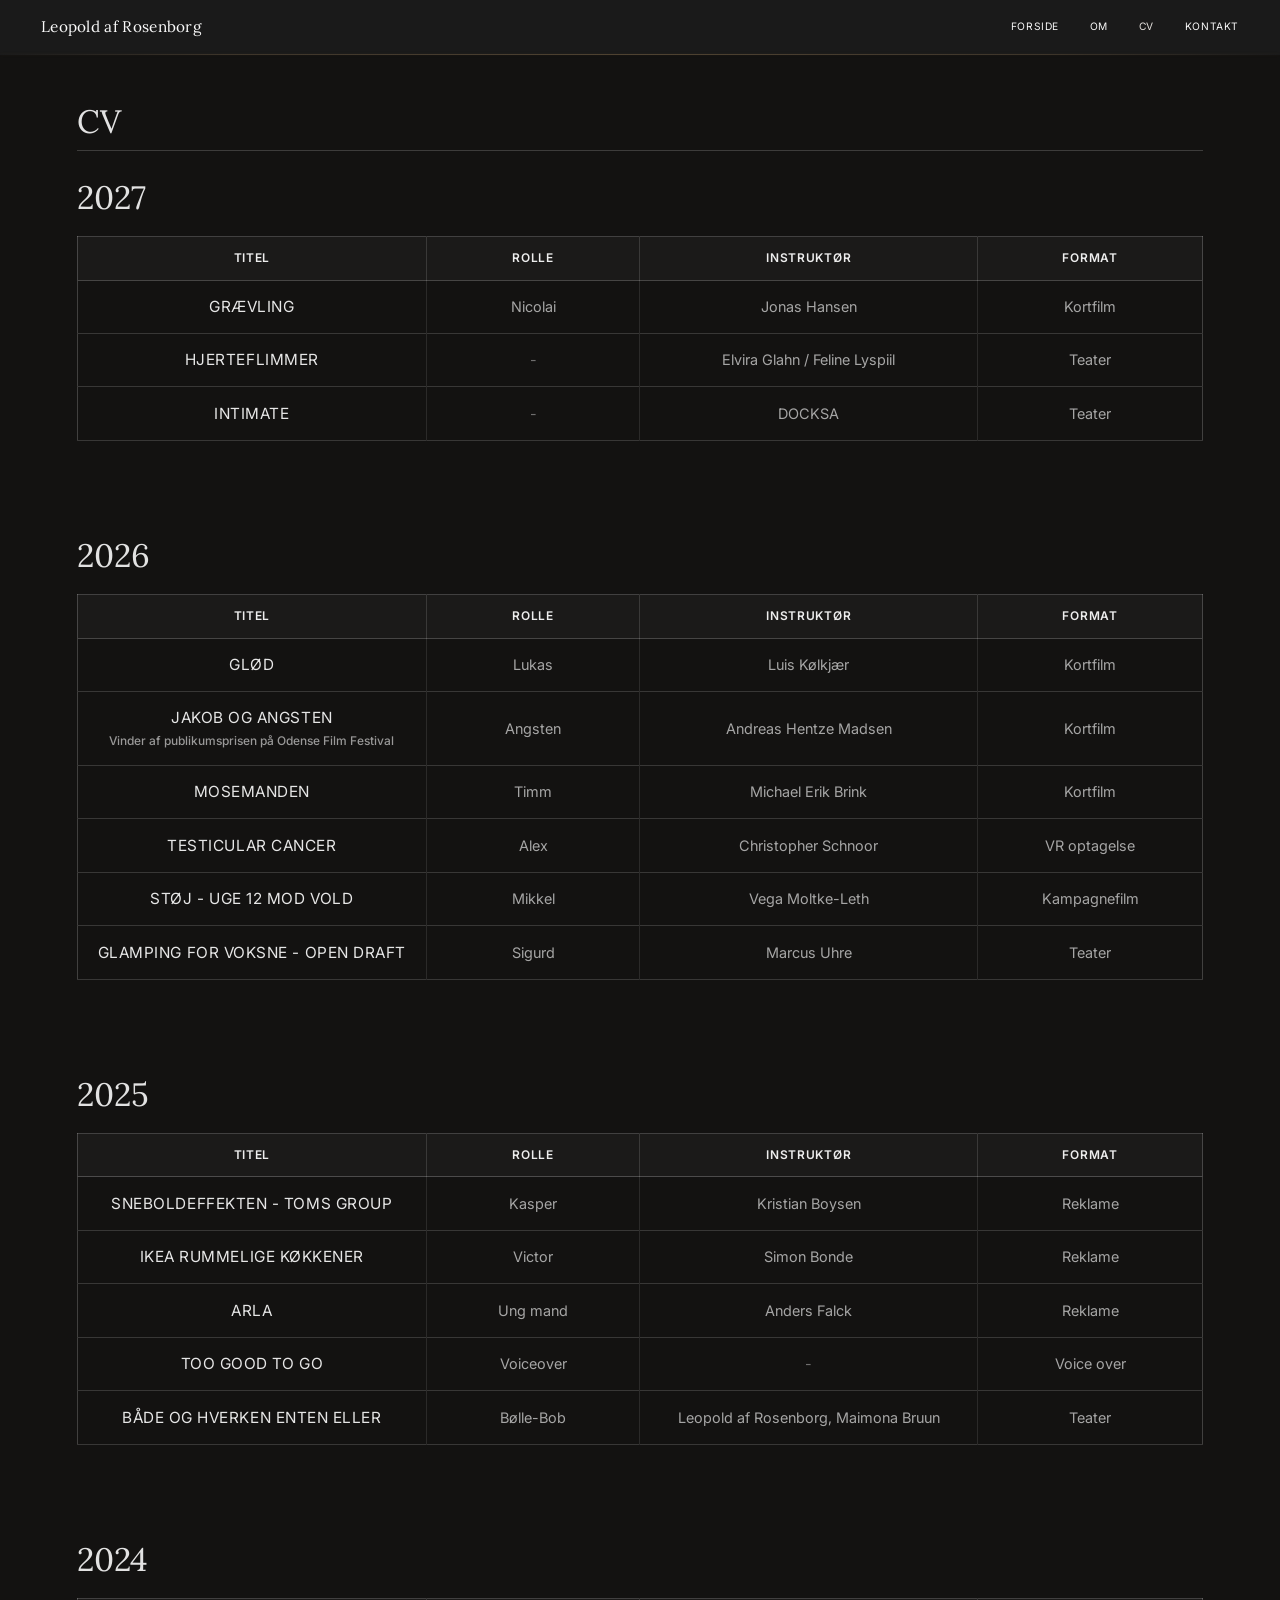
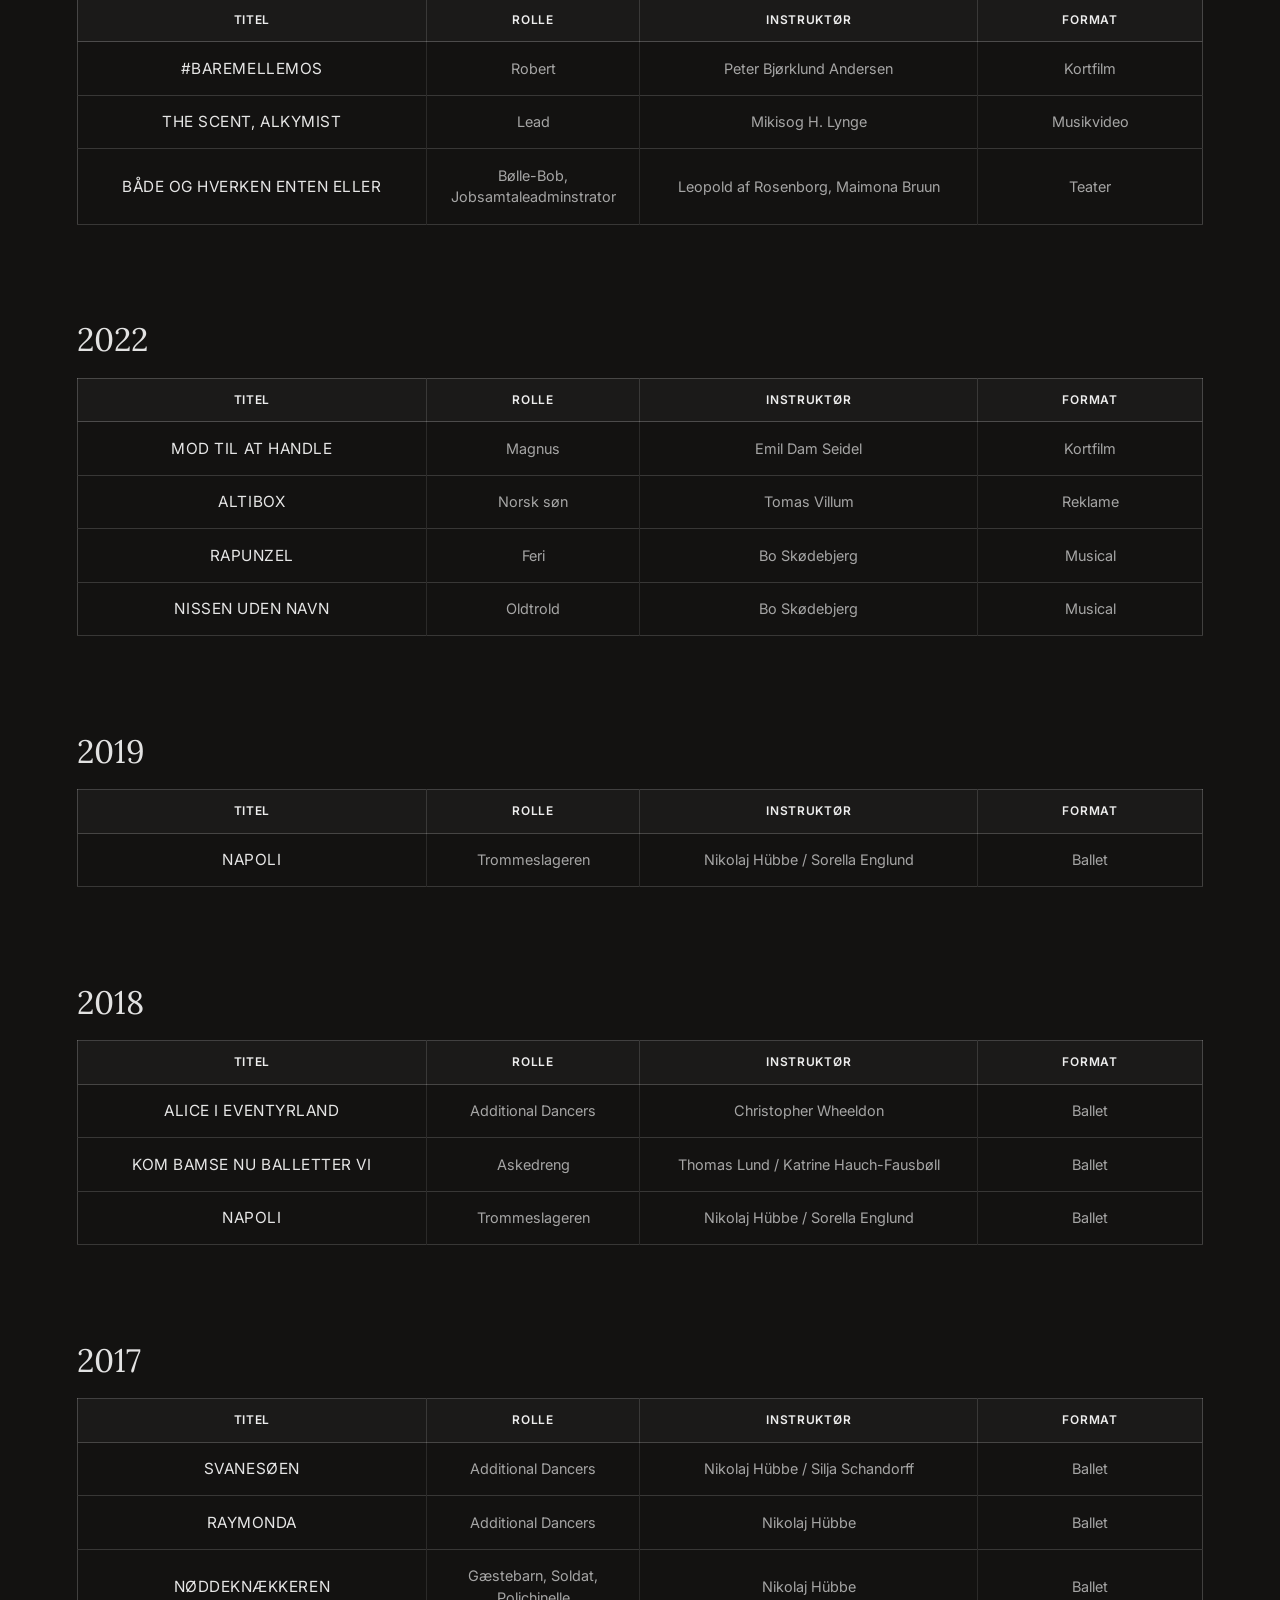
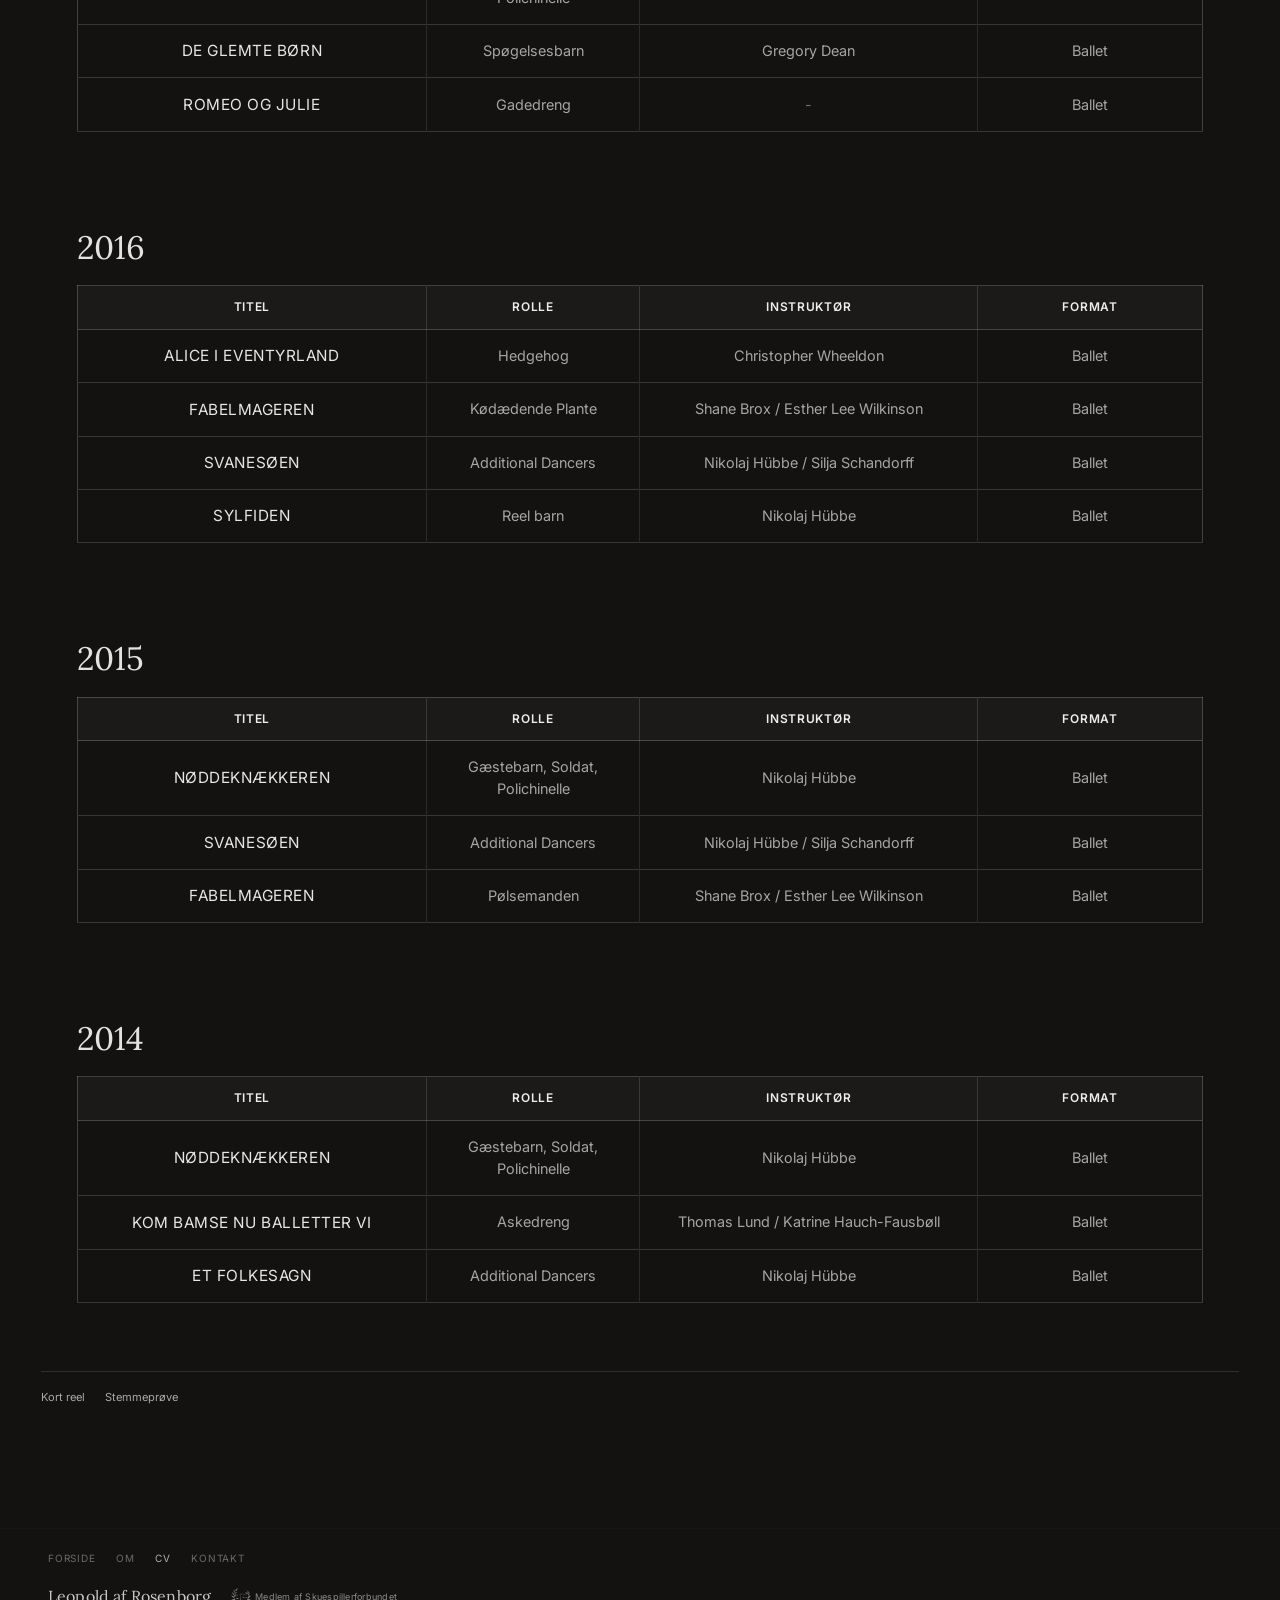
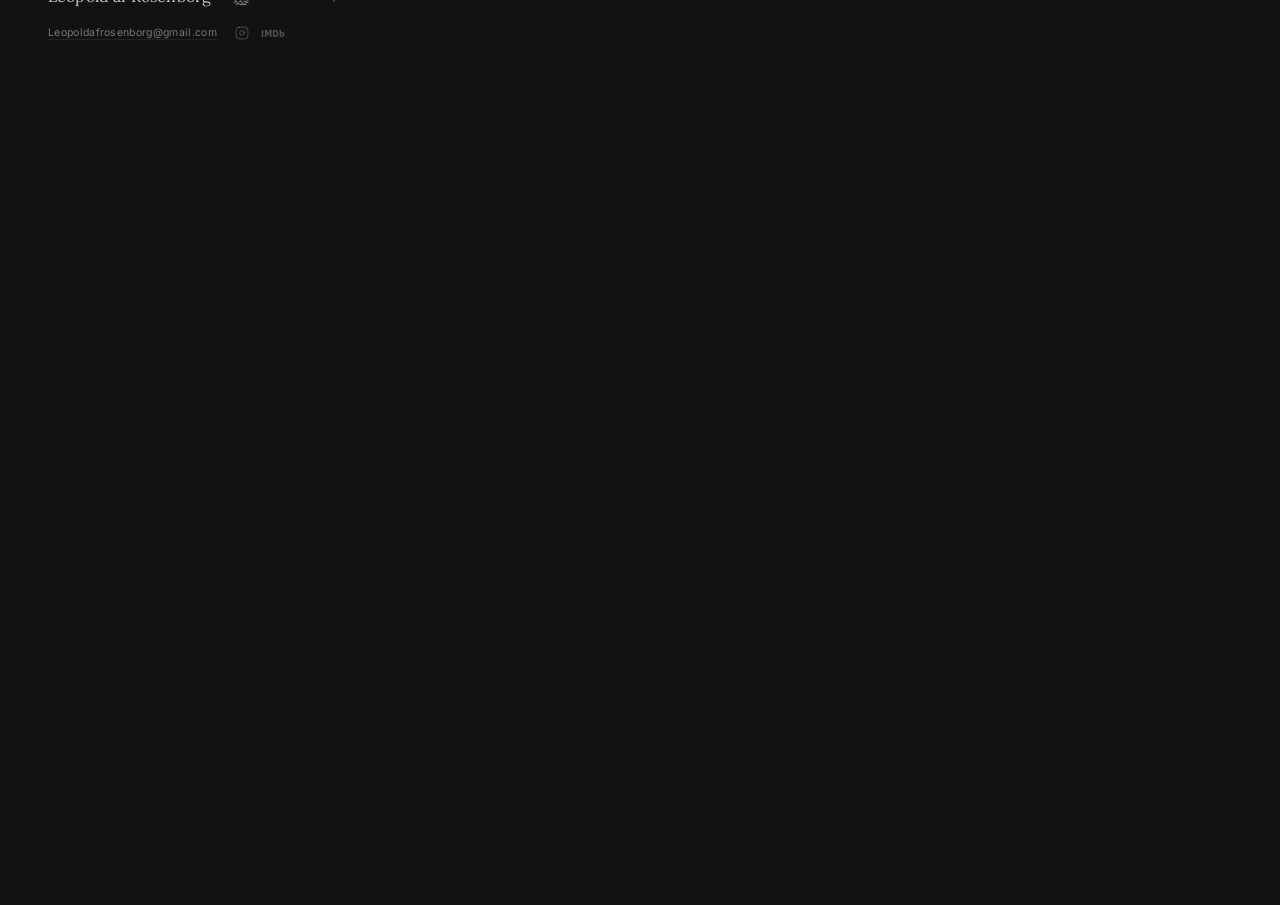
<file: cv.html>
<!DOCTYPE html>
<html lang="da">
<head>
  <meta charset="UTF-8">
  <meta name="viewport" content="width=device-width, initial-scale=1.0">
  <meta name="theme-color" content="#131211">
  <link rel="stylesheet" href="style.css?v=75">
  <title>CV - Leopold af Rosenborg | Dansk skuespiller</title>
  <meta name="description" content="Se CV'et for den danske skuespiller Leopold af Rosenborg med roller fra teater, film, tv, reklame, kortfilm, musikvideoer og ballet.">
  <link rel="canonical" href="https://leopoldafrosenborg.dk/cv.html">
  <link rel="icon" type="image/png" href="/favicon.png">
  <link rel="apple-touch-icon" href="/favicon.png">
  <meta property="og:site_name" content="Leopold af Rosenborg">
  <meta property="og:title" content="CV - Leopold af Rosenborg | Dansk skuespiller">
  <meta property="og:description" content="Se CV'et for den danske skuespiller Leopold af Rosenborg med roller fra teater, film, tv, reklame, kortfilm, musikvideoer og ballet.">
  <meta property="og:url" content="https://leopoldafrosenborg.dk/cv.html">
  <meta property="og:type" content="website">
  <meta property="og:locale" content="da_DK">
  <meta property="og:image" content="https://leopoldafrosenborg.dk/frontpage-collage/leopold-af-rosenborg-actor-skuespiller-jakob-og-angsten.JPG">
  <meta property="og:image:type" content="image/jpeg">
  <meta property="og:image:width" content="1365">
  <meta property="og:image:height" content="1706">
  <meta property="og:image:alt" content="Portræt af Leopold af Rosenborg, fotograferet af Markus Juul Larsen.">
  <meta name="twitter:card" content="summary_large_image">
  <meta name="twitter:title" content="CV - Leopold af Rosenborg | Dansk skuespiller">
  <meta name="twitter:description" content="Se CV'et for den danske skuespiller Leopold af Rosenborg med roller fra teater, film, tv, reklame, kortfilm, musikvideoer og ballet.">
  <meta name="twitter:image" content="https://leopoldafrosenborg.dk/frontpage-collage/leopold-af-rosenborg-actor-skuespiller-jakob-og-angsten.JPG">
  <meta name="twitter:image:alt" content="Portræt af Leopold af Rosenborg, fotograferet af Markus Juul Larsen.">
  <script type="application/ld+json">
  {
    "@context": "https://schema.org",
    "@type": "WebPage",
    "@id": "https://leopoldafrosenborg.dk/cv.html#webpage",
    "url": "https://leopoldafrosenborg.dk/cv.html",
    "name": "CV - Leopold af Rosenborg | Dansk skuespiller",
    "description": "Se CV'et for den danske skuespiller Leopold af Rosenborg med roller fra teater, film, tv, reklame, kortfilm, musikvideoer og ballet.",
    "inLanguage": "da",
    "isPartOf": { "@id": "https://leopoldafrosenborg.dk/#website" },
    "about": { "@id": "https://leopoldafrosenborg.dk/#person" }
  }
  </script>
  <link rel="preconnect" href="https://fonts.googleapis.com">
  <link rel="preconnect" href="https://fonts.gstatic.com" crossorigin>
  <link href="https://fonts.googleapis.com/css2?family=Inter:wght@400;500;600&amp;family=Lora:ital,wght@0,400;0,500&amp;display=swap" rel="stylesheet">
  <script>
    (() => {
      const designWidth = 1500;
      const fitCvToViewport = () => {
        const viewportWidth = window.innerWidth;
        if (viewportWidth <= 899) {
          document.documentElement.style.width = "";
          document.documentElement.style.zoom = "";
          document.documentElement.style.setProperty("--cv-ui-scale", "1");
          return;
        }
        const layoutWidth = Math.max(designWidth, viewportWidth);
        document.documentElement.style.width = `${layoutWidth}px`;
        document.documentElement.style.zoom = String(viewportWidth / layoutWidth);
        document.documentElement.style.setProperty("--cv-ui-scale", String(layoutWidth / viewportWidth));
      };

      fitCvToViewport();
      window.addEventListener("resize", fitCvToViewport, { passive: true });
    })();
  </script>
  <style>
    html {
      overflow-x: hidden;
      --cv-ui-scale: 1;
    }

    @media (min-width: 900px) {
      body.body--cv-fixed-layout {
        --page-pad: 48px;
        overflow-x: hidden;
      }

      .body--cv-fixed-layout .site-header {
        left: 0;
        right: auto;
        width: max(1500px, 100vw);
        padding: 18px 48px;
      }

      .body--cv-fixed-layout .site-header__menu { display: none; }

      .body--cv-fixed-layout .site-header__brand {
        position: static;
        flex: 0 1 auto;
        width: auto;
        font-size: 18px;
        text-align: left;
        transform: none;
      }

      .body--cv-fixed-layout .site-nav {
        position: static;
        inset: auto;
        padding: 0;
        background: none;
        flex-direction: row;
        align-items: center;
        gap: 36px;
        transform: none;
        flex: 0 0 auto;
      }

      .body--cv-fixed-layout .site-nav a {
        border: 0;
        padding: 0;
        font-size: 12px;
      }

      .body--cv-fixed-layout .site-footer {
        margin-top: calc(clamp(14px, 3vw, 28px) * var(--cv-ui-scale));
        padding-top: calc(clamp(12px, 2.4vw, 20px) * var(--cv-ui-scale));
        padding-right: max(calc(var(--page-pad) * var(--cv-ui-scale)), env(safe-area-inset-right, 0px));
        padding-bottom: calc(clamp(14px, 2.6vw, 22px) * var(--cv-ui-scale));
        padding-left: max(calc(var(--page-pad) * var(--cv-ui-scale)), env(safe-area-inset-left, 0px));
        border-top-width: calc(1px * var(--cv-ui-scale));
      }

      .body--cv-fixed-layout .site-footer__inner { max-width: calc(var(--max) * var(--cv-ui-scale)); }
      .body--cv-fixed-layout .site-footer__nav { margin-bottom: calc(clamp(8px, 1.6vw, 14px) * var(--cv-ui-scale)); }
      .body--cv-fixed-layout .site-footer__nav a {
        font-size: calc(10px * var(--cv-ui-scale));
        padding-block: calc(2px * var(--cv-ui-scale));
        margin-right: calc(clamp(10px, 2vw, 16px) * var(--cv-ui-scale));
        border-bottom-width: calc(1px * var(--cv-ui-scale));
      }
      .body--cv-fixed-layout .site-footer__identity {
        gap: calc(4px * var(--cv-ui-scale)) calc(clamp(12px, 2vw, 20px) * var(--cv-ui-scale));
        margin-bottom: calc(clamp(6px, 1.2vw, 10px) * var(--cv-ui-scale));
      }
      .body--cv-fixed-layout .site-footer__name {
        margin-bottom: 0;
        font-size: calc(clamp(14px, 1.35vw, 16px) * var(--cv-ui-scale));
      }
      .body--cv-fixed-layout .site-footer__meta { max-width: calc(var(--max) * var(--cv-ui-scale)); }
      .body--cv-fixed-layout .site-footer__footline { gap: calc(6px * var(--cv-ui-scale)) calc(14px * var(--cv-ui-scale)); }
      .body--cv-fixed-layout .site-footer__social { gap: calc(4px * var(--cv-ui-scale)); }
      .body--cv-fixed-layout .site-footer__email { font-size: calc(10.5px * var(--cv-ui-scale)); }
      .body--cv-fixed-layout .site-footer__email a { border-bottom-width: calc(1px * var(--cv-ui-scale)); }
      .body--cv-fixed-layout .site-footer__icon-link {
        min-width: calc(22px * var(--cv-ui-scale));
        min-height: calc(26px * var(--cv-ui-scale));
      }
      .body--cv-fixed-layout .site-footer__icon-link svg {
        width: calc(14px * var(--cv-ui-scale));
        height: calc(14px * var(--cv-ui-scale));
      }
      .body--cv-fixed-layout .site-footer__membership-link {
        gap: calc(4px * var(--cv-ui-scale));
        min-height: calc(26px * var(--cv-ui-scale));
        margin-left: 0;
        font-size: calc(9px * var(--cv-ui-scale));
      }
      .body--cv-fixed-layout .site-footer__membership-link img {
        width: calc(20px * var(--cv-ui-scale));
        height: calc(20px * var(--cv-ui-scale));
      }
      .body--cv-fixed-layout .site-footer__icon-link--imdb {
        padding-inline: calc(4px * var(--cv-ui-scale));
        transform: none;
      }
      .body--cv-fixed-layout .site-footer__icon-link--imdb svg {
        width: calc(24px * var(--cv-ui-scale));
        height: calc(12px * var(--cv-ui-scale));
      }
    }

    .page--cv {
      width: 1500px;
      max-width: 1500px;
      padding-top: 120px;
      padding-bottom: 110px;
    }

    .page--cv .page-heading {
      width: 94%;
      margin: 0 auto;
    }

    .page--cv .page__title {
      margin-bottom: 32px;
      padding-bottom: 0.65rem;
      border-bottom: 1px solid var(--line);
      font-family: var(--font-serif);
      font-size: 38px;
      font-weight: 400;
      line-height: 1.2;
      letter-spacing: 0.01em;
      text-align: left;
      color: rgba(249, 249, 249, 0.9);
    }

    .cv-year-section {
      display: block;
      width: 94%;
      margin-inline: auto;
    }

    .cv-year-section + .cv-year-section {
      margin-top: 112px;
    }

    .cv-year-section h2 {
      margin: 0 0 22px;
      color: rgba(249, 249, 249, 0.9);
      font-family: var(--font-serif);
      font-size: 38px;
      font-weight: 400;
      line-height: 1.2;
    }

    .cv-credit-table {
      width: 100%;
      border-collapse: collapse;
      border: 1px solid rgba(249, 249, 249, 0.2);
      table-layout: fixed;
      text-align: center;
    }

    .cv-credit-table col.production { width: 31%; }
    .cv-credit-table col.role { width: 19%; }
    .cv-credit-table col.director { width: 30%; }
    .cv-credit-table col.credit { width: 20%; }

    .cv-credit-table thead th {
      padding: 14px 16px;
      border-right: 1px solid rgba(249, 249, 249, 0.14);
      border-bottom: 1px solid rgba(249, 249, 249, 0.22);
      background: rgba(249, 249, 249, 0.035);
      color: rgba(249, 249, 249, 0.95);
      font-family: var(--font-sans);
      font-size: 14px;
      font-weight: 600;
      letter-spacing: 0.06em;
      text-transform: uppercase;
      white-space: nowrap;
      vertical-align: bottom;
    }

    .cv-credit-table thead th:last-child,
    .cv-credit-table tbody td:last-child { border-right: 0; }

    .cv-credit-table thead th:first-child { text-align: center; }

    .cv-credit-table tbody tr {
      border-bottom: 1px solid rgba(249, 249, 249, 0.16);
    }

    .cv-credit-table tbody td {
      padding: 18px 16px;
      border-right: 1px solid rgba(249, 249, 249, 0.1);
      color: rgba(249, 249, 249, 0.64);
      font-family: var(--font-sans);
      font-size: 17px;
      line-height: 1.5;
      vertical-align: middle;
      overflow-wrap: normal;
      word-break: normal;
      hyphens: none;
    }

    .cv-credit-table tbody td:first-child {
      color: rgba(249, 249, 249, 0.92);
      font-family: var(--font-serif);
      font-size: 16px;
      font-weight: 500;
      line-height: 1.4;
      text-align: center;
    }

    .cv-credit-title {
      display: block;
      max-width: 100%;
      margin-inline: auto;
      font-family: var(--font-sans);
      font-size: 18px;
      letter-spacing: 0.035em;
      font-weight: 400;
      text-transform: uppercase;
      text-align: center;
      white-space: nowrap;
    }


    .cv-credit-table tbody td:last-child { white-space: nowrap; }
    .cv-credit-table tbody td:last-child .production-type {
      display: inline;
      font-size: 17px;
    }

    .cv-credit-table .pending { color: rgba(249, 249, 249, 0.4); }

    .cv-credit-table .award {
      display: block;
      margin-top: 4px;
      color: rgba(249, 249, 249, 0.58);
      font-family: var(--font-sans);
      font-size: 14px;
      line-height: 1.45;
    }

    .cv-media {
      display: flex;
      gap: 12px 24px;
      flex-wrap: wrap;
      margin: 80px 0 0;
      padding-top: 20px;
      border-top: 1px solid rgba(249, 249, 249, 0.12);
      font-family: var(--font-sans);
      font-size: 13px;
    }

    .cv-media a { color: rgba(249, 249, 249, 0.65); text-underline-offset: 4px; }

    @media (max-width: 899px) {
      body.body--cv-fixed-layout {
        overflow-x: hidden;
      }

      .page--cv {
        width: 100%;
        max-width: 100%;
        padding: 88px clamp(10px, 2.6vw, 20px) 64px;
      }

      .page--cv .page-heading,
      .cv-year-section {
        width: 100%;
      }

      .page--cv .page__title {
        margin-bottom: 34px;
        font-size: 29px;
      }

      .cv-year-section + .cv-year-section {
        margin-top: 48px;
      }

      .cv-year-section h2 {
        margin-bottom: 12px;
        font-size: 24px;
      }

      .cv-table-scroll {
        width: calc(100% + 8px);
        margin-inline: -4px;
        overflow-x: hidden;
        overflow-y: hidden;
        overscroll-behavior-x: contain;
        -webkit-overflow-scrolling: touch;
      }

      .cv-credit-table {
        width: 100%;
        min-width: 0;
      }

      .cv-credit-table col.production { width: 28%; }
      .cv-credit-table col.role { width: 33%; }
      .cv-credit-table col.director { width: 19%; }
      .cv-credit-table col.credit { width: 20%; }

      .cv-year-section[aria-labelledby="year-2027"] .cv-credit-table col.production { width: 27%; }
      .cv-year-section[aria-labelledby="year-2027"] .cv-credit-table col.role { width: 15%; }
      .cv-year-section[aria-labelledby="year-2027"] .cv-credit-table col.director { width: 34%; }
      .cv-year-section[aria-labelledby="year-2027"] .cv-credit-table col.credit { width: 24%; }

      .cv-year-section[aria-labelledby="year-2026"] .cv-credit-table col.production { width: 27%; }
      .cv-year-section[aria-labelledby="year-2026"] .cv-credit-table col.role { width: 16%; }
      .cv-year-section[aria-labelledby="year-2026"] .cv-credit-table col.director { width: 32%; }
      .cv-year-section[aria-labelledby="year-2026"] .cv-credit-table col.credit { width: 25%; }

      .cv-year-section[aria-labelledby="year-2025"] .cv-credit-table col.production { width: 29%; }
      .cv-year-section[aria-labelledby="year-2025"] .cv-credit-table col.role { width: 18%; }
      .cv-year-section[aria-labelledby="year-2025"] .cv-credit-table col.director { width: 33%; }
      .cv-year-section[aria-labelledby="year-2025"] .cv-credit-table col.credit { width: 20%; }

      .cv-year-section[aria-labelledby="year-2024"] .cv-credit-table col.production { width: 22%; }
      .cv-year-section[aria-labelledby="year-2024"] .cv-credit-table col.role { width: 32%; }
      .cv-year-section[aria-labelledby="year-2024"] .cv-credit-table col.director { width: 26%; }
      .cv-year-section[aria-labelledby="year-2024"] .cv-credit-table col.credit { width: 20%; }

      .cv-year-section[aria-labelledby="year-2024"] .cv-credit-table tbody td:nth-child(2) {
        font-size: clamp(8px, 2.7vw, 11px);
      }

      .cv-year-section[aria-labelledby="year-2024"] .cv-credit-title {
        font-size: clamp(8px, 2.4vw, 10px);
      }

      .cv-year-section[aria-labelledby="year-2024"] .cv-credit-title--compact {
        font-size: clamp(8px, 2.2vw, 9.5px);
        letter-spacing: 0;
      }

      .cv-year-section[aria-labelledby="year-2022"] .cv-credit-table col.production { width: 26%; }
      .cv-year-section[aria-labelledby="year-2022"] .cv-credit-table col.role { width: 27%; }
      .cv-year-section[aria-labelledby="year-2022"] .cv-credit-table col.director { width: 27%; }
      .cv-year-section[aria-labelledby="year-2022"] .cv-credit-table col.credit { width: 20%; }

      .cv-year-section[aria-labelledby="year-2019"] .cv-credit-table col.production { width: 25%; }
      .cv-year-section[aria-labelledby="year-2019"] .cv-credit-table col.role { width: 28%; }
      .cv-year-section[aria-labelledby="year-2019"] .cv-credit-table col.director { width: 27%; }
      .cv-year-section[aria-labelledby="year-2019"] .cv-credit-table col.credit { width: 20%; }

      .cv-year-section[aria-labelledby="year-2018"] .cv-credit-table col.production,
      .cv-year-section[aria-labelledby="year-2017"] .cv-credit-table col.production,
      .cv-year-section[aria-labelledby="year-2016"] .cv-credit-table col.production,
      .cv-year-section[aria-labelledby="year-2015"] .cv-credit-table col.production,
      .cv-year-section[aria-labelledby="year-2014"] .cv-credit-table col.production { width: 25%; }

      .cv-year-section[aria-labelledby="year-2018"] .cv-credit-table col.role,
      .cv-year-section[aria-labelledby="year-2017"] .cv-credit-table col.role,
      .cv-year-section[aria-labelledby="year-2016"] .cv-credit-table col.role,
      .cv-year-section[aria-labelledby="year-2015"] .cv-credit-table col.role,
      .cv-year-section[aria-labelledby="year-2014"] .cv-credit-table col.role { width: 33%; }

      .cv-year-section[aria-labelledby="year-2018"] .cv-credit-table col.director,
      .cv-year-section[aria-labelledby="year-2017"] .cv-credit-table col.director,
      .cv-year-section[aria-labelledby="year-2016"] .cv-credit-table col.director,
      .cv-year-section[aria-labelledby="year-2015"] .cv-credit-table col.director,
      .cv-year-section[aria-labelledby="year-2014"] .cv-credit-table col.director { width: 24%; }

      .cv-year-section[aria-labelledby="year-2018"] .cv-credit-table col.credit,
      .cv-year-section[aria-labelledby="year-2017"] .cv-credit-table col.credit,
      .cv-year-section[aria-labelledby="year-2016"] .cv-credit-table col.credit,
      .cv-year-section[aria-labelledby="year-2015"] .cv-credit-table col.credit,
      .cv-year-section[aria-labelledby="year-2014"] .cv-credit-table col.credit { width: 18%; }

      .cv-credit-table thead th,
      .cv-credit-table tbody td {
        padding-left: 4px;
        padding-right: 4px;
        text-align: center;
        white-space: normal;
        overflow-wrap: normal;
        word-break: normal;
        hyphens: none;
      }

      .cv-credit-table thead th {
        padding-top: 7px;
        padding-bottom: 7px;
        font-size: clamp(7.5px, 2.2vw, 9.5px);
        letter-spacing: 0.025em;
      }

      .cv-credit-table tbody td {
        padding-top: 9px;
        padding-bottom: 9px;
        font-size: clamp(9px, 3.15vw, 13px);
        line-height: 1.32;
      }

      .cv-credit-table tbody td:first-child {
        text-align: center;
      }

      .cv-credit-title,
      .cv-credit-table tbody td:last-child {
        white-space: normal;
      }

      .cv-credit-title {
        text-align: center;
        font-size: clamp(8.5px, 2.7vw, 11.5px);
        letter-spacing: 0.015em;
      }

      .cv-credit-title--compact {
        font-size: clamp(8px, 2.2vw, 9.5px);
        letter-spacing: 0;
      }

      .cv-credit-table .cv-cell--tight {
        font-size: clamp(8px, 2.8vw, 11.5px);
      }

      .cv-credit-table tbody td:last-child .production-type {
        font-size: clamp(9px, 2.9vw, 11.5px);
      }

      .cv-credit-table .award {
        font-size: clamp(7px, 1.9vw, 8.5px);
        line-height: 1.3;
      }

      @media (max-width: 319px) {
        .cv-table-scroll { overflow-x: auto; }
        .cv-credit-table { width: 520px; min-width: 520px; }
      }

      .cv-media {
        margin-top: 48px;
      }
    }

  </style>
</head>
<body class="body--work-page body--cv-fixed-layout">
  <a class="skip-link" href="#main">Spring til indhold</a>

  <header class="site-header">
    <button class="site-header__menu" type="button" data-nav-toggle aria-expanded="false" aria-controls="site-nav">
      <span></span><span></span><span></span>
      <span class="visually-hidden">Menu</span>
    </button>
    <a class="site-header__brand" href="index.html">Leopold af Rosenborg</a>
    <nav class="site-nav" id="site-nav" data-site-nav aria-label="Primær">
      <a href="index.html">Forside</a>
      <a href="information.html">Om</a>
      <a href="cv.html" aria-current="page">CV</a>
      <a href="kontakt.html">Kontakt</a>
    </nav>
  </header>

  <main id="main" class="page page--cv">
    <header class="page-heading">
      <h1 id="cv" class="page__title">CV</h1>
    </header>

    <section class="cv-year-section" aria-labelledby="year-2027">
      <h2 id="year-2027">2027</h2>
      <div class="cv-table-scroll" role="region" aria-label="CV-oversigt for 2027" tabindex="0">
        <table class="cv-credit-table">
          <colgroup><col class="production"><col class="role"><col class="director"><col class="credit"></colgroup>
          <thead><tr><th scope="col">Titel</th><th scope="col">Rolle</th><th scope="col">Instruktør</th><th scope="col">Format</th></tr></thead>
          <tbody>
          <tr><td><span class="cv-credit-title">Grævling</span></td><td>Nicolai</td><td>Jonas Hansen</td><td><span class="production-type">Kortfilm</span></td></tr>
          <tr><td><span class="cv-credit-title cv-credit-title--compact">Hjerteflimmer</span></td><td><span class="pending" title="Rolle afklares">-</span></td><td>Elvira Glahn / Feline Lyspiil</td><td><span class="production-type">Teater</span></td></tr>
          <tr><td><span class="cv-credit-title">Intimate</span></td><td><span class="pending" title="Rolle afklares">-</span></td><td>DOCKSA</td><td><span class="production-type">Teater</span></td></tr>
          </tbody>
        </table>
      </div>
    </section>

    <section class="cv-year-section" aria-labelledby="year-2026">
      <h2 id="year-2026">2026</h2>
      <div class="cv-table-scroll" role="region" aria-label="CV-oversigt for 2026" tabindex="0">
        <table class="cv-credit-table">
          <colgroup><col class="production"><col class="role"><col class="director"><col class="credit"></colgroup>
          <thead><tr><th scope="col">Titel</th><th scope="col">Rolle</th><th scope="col">Instruktør</th><th scope="col">Format</th></tr></thead>
          <tbody>
          <tr><td><span class="cv-credit-title">Glød</span></td><td>Lukas</td><td>Luis Kølkjær</td><td><span class="production-type">Kortfilm</span></td></tr>
          <tr><td><span class="cv-credit-title">Jakob og Angsten</span><span class="award">Vinder af publikumsprisen på Odense Film Festival</span></td><td>Angsten</td><td>Andreas Hentze Madsen</td><td><span class="production-type">Kortfilm</span></td></tr>
          <tr><td><span class="cv-credit-title">Mosemanden</span></td><td>Timm</td><td>Michael Erik Brink</td><td><span class="production-type">Kortfilm</span></td></tr>
          <tr><td><span class="cv-credit-title">Testicular cancer</span></td><td>Alex</td><td>Christopher Schnoor</td><td><span class="production-type">VR optagelse</span></td></tr>
          <tr><td><span class="cv-credit-title">Støj - Uge 12 mod vold</span></td><td>Mikkel</td><td>Vega Moltke-Leth</td><td><span class="production-type">Kampagnefilm</span></td></tr>
          <tr><td><span class="cv-credit-title">Glamping for voksne - Open Draft</span></td><td>Sigurd</td><td>Marcus Uhre</td><td><span class="production-type">Teater</span></td></tr>
          </tbody>
        </table>
      </div>
    </section>

    <section class="cv-year-section" aria-labelledby="year-2025">
      <h2 id="year-2025">2025</h2>
      <div class="cv-table-scroll" role="region" aria-label="CV-oversigt for 2025" tabindex="0">
        <table class="cv-credit-table">
          <colgroup><col class="production"><col class="role"><col class="director"><col class="credit"></colgroup>
          <thead><tr><th scope="col">Titel</th><th scope="col">Rolle</th><th scope="col">Instruktør</th><th scope="col">Format</th></tr></thead>
          <tbody>
          <tr><td><span class="cv-credit-title cv-credit-title--compact">Sneboldeffekten - Toms Group</span></td><td>Kasper</td><td>Kristian Boysen</td><td><span class="production-type">Reklame</span></td></tr>
          <tr><td><span class="cv-credit-title">Ikea rummelige køkkener</span></td><td>Victor</td><td>Simon Bonde</td><td><span class="production-type">Reklame</span></td></tr>
          <tr><td><span class="cv-credit-title">ARLA</span></td><td>Ung mand</td><td>Anders Falck</td><td><span class="production-type">Reklame</span></td></tr>
          <tr><td><span class="cv-credit-title">Too good to go</span></td><td>Voiceover</td><td><span class="pending" title="Instruktør ikke fundet">-</span></td><td><span class="production-type">Voice over</span></td></tr>
          <tr><td><span class="cv-credit-title">Både og hverken enten eller</span></td><td>Bølle-Bob</td><td>Leopold af Rosenborg, Maimona Bruun</td><td><span class="production-type">Teater</span></td></tr>
          </tbody>
        </table>
      </div>
    </section>

    <section class="cv-year-section" aria-labelledby="year-2024">
      <h2 id="year-2024">2024</h2>
      <div class="cv-table-scroll" role="region" aria-label="CV-oversigt for 2024" tabindex="0">
        <table class="cv-credit-table">
          <colgroup><col class="production"><col class="role"><col class="director"><col class="credit"></colgroup>
          <thead><tr><th scope="col">Titel</th><th scope="col">Rolle</th><th scope="col">Instruktør</th><th scope="col">Format</th></tr></thead>
          <tbody>
          <tr><td><span class="cv-credit-title cv-credit-title--compact">#Baremellemos</span></td><td>Robert</td><td>Peter Bjørklund Andersen</td><td><span class="production-type">Kortfilm</span></td></tr>
          <tr><td><span class="cv-credit-title">The Scent, Alkymist</span></td><td>Lead</td><td>Mikisog H. Lynge</td><td><span class="production-type">Musikvideo</span></td></tr>
          <tr><td><span class="cv-credit-title">Både og hverken enten eller</span></td><td class="cv-cell--tight">Bølle-Bob, Jobsamtaleadminstrator</td><td>Leopold af Rosenborg, Maimona Bruun</td><td><span class="production-type">Teater</span></td></tr>
          </tbody>
        </table>
      </div>
    </section>

    <section class="cv-year-section" aria-labelledby="year-2022">
      <h2 id="year-2022">2022</h2>
      <div class="cv-table-scroll" role="region" aria-label="CV-oversigt for 2022" tabindex="0">
        <table class="cv-credit-table">
          <colgroup><col class="production"><col class="role"><col class="director"><col class="credit"></colgroup>
          <thead><tr><th scope="col">Titel</th><th scope="col">Rolle</th><th scope="col">Instruktør</th><th scope="col">Format</th></tr></thead>
          <tbody>
          <tr><td><span class="cv-credit-title">Mod til at handle</span></td><td>Magnus</td><td>Emil Dam Seidel</td><td><span class="production-type">Kortfilm</span></td></tr>
          <tr><td><span class="cv-credit-title">ALTIBOX</span></td><td>Norsk søn</td><td>Tomas Villum</td><td><span class="production-type">Reklame</span></td></tr>
          <tr><td><span class="cv-credit-title">Rapunzel</span></td><td>Feri</td><td>Bo Skødebjerg</td><td><span class="production-type">Musical</span></td></tr>
          <tr><td><span class="cv-credit-title">Nissen uden navn</span></td><td>Oldtrold</td><td>Bo Skødebjerg</td><td><span class="production-type">Musical</span></td></tr>
          </tbody>
        </table>
      </div>
    </section>

    <section class="cv-year-section" aria-labelledby="year-2019">
      <h2 id="year-2019">2019</h2>
      <div class="cv-table-scroll" role="region" aria-label="CV-oversigt for 2019" tabindex="0">
        <table class="cv-credit-table">
          <colgroup><col class="production"><col class="role"><col class="director"><col class="credit"></colgroup>
          <thead><tr><th scope="col">Titel</th><th scope="col">Rolle</th><th scope="col">Instruktør</th><th scope="col">Format</th></tr></thead>
          <tbody><tr><td><span class="cv-credit-title">Napoli</span></td><td class="cv-cell--tight">Trommeslageren</td><td>Nikolaj Hübbe / Sorella Englund</td><td><span class="production-type">Ballet</span></td></tr></tbody>
        </table>
      </div>
    </section>

    <section class="cv-year-section" aria-labelledby="year-2018">
      <h2 id="year-2018">2018</h2>
      <div class="cv-table-scroll" role="region" aria-label="CV-oversigt for 2018" tabindex="0">
        <table class="cv-credit-table">
          <colgroup><col class="production"><col class="role"><col class="director"><col class="credit"></colgroup>
          <thead><tr><th scope="col">Titel</th><th scope="col">Rolle</th><th scope="col">Instruktør</th><th scope="col">Format</th></tr></thead>
          <tbody>
          <tr><td><span class="cv-credit-title">Alice i Eventyrland</span></td><td>Additional Dancers</td><td>Christopher Wheeldon</td><td><span class="production-type">Ballet</span></td></tr>
          <tr><td><span class="cv-credit-title">Kom bamse nu balletter vi</span></td><td>Askedreng</td><td>Thomas Lund / Katrine Hauch-Fausbøll</td><td><span class="production-type">Ballet</span></td></tr>
          <tr><td><span class="cv-credit-title">Napoli</span></td><td>Trommeslageren</td><td>Nikolaj Hübbe / Sorella Englund</td><td><span class="production-type">Ballet</span></td></tr>
          </tbody>
        </table>
      </div>
    </section>

    <section class="cv-year-section" aria-labelledby="year-2017">
      <h2 id="year-2017">2017</h2>
      <div class="cv-table-scroll" role="region" aria-label="CV-oversigt for 2017" tabindex="0">
        <table class="cv-credit-table">
          <colgroup><col class="production"><col class="role"><col class="director"><col class="credit"></colgroup>
          <thead><tr><th scope="col">Titel</th><th scope="col">Rolle</th><th scope="col">Instruktør</th><th scope="col">Format</th></tr></thead>
          <tbody>
          <tr><td><span class="cv-credit-title">Svanesøen</span></td><td>Additional Dancers</td><td>Nikolaj Hübbe / Silja Schandorff</td><td><span class="production-type">Ballet</span></td></tr>
          <tr><td><span class="cv-credit-title">Raymonda</span></td><td>Additional Dancers</td><td>Nikolaj Hübbe</td><td><span class="production-type">Ballet</span></td></tr>
          <tr><td><span class="cv-credit-title cv-credit-title--compact">Nøddeknækkeren</span></td><td>Gæstebarn, Soldat, Polichinelle</td><td>Nikolaj Hübbe</td><td><span class="production-type">Ballet</span></td></tr>
          <tr><td><span class="cv-credit-title">De glemte børn</span></td><td>Spøgelsesbarn</td><td>Gregory Dean</td><td><span class="production-type">Ballet</span></td></tr>
          <tr><td><span class="cv-credit-title">Romeo og Julie</span></td><td>Gadedreng</td><td><span class="pending" title="Instruktør ikke fundet">-</span></td><td><span class="production-type">Ballet</span></td></tr>
          </tbody>
        </table>
      </div>
    </section>

    <section class="cv-year-section" aria-labelledby="year-2016">
      <h2 id="year-2016">2016</h2>
      <div class="cv-table-scroll" role="region" aria-label="CV-oversigt for 2016" tabindex="0">
        <table class="cv-credit-table">
          <colgroup><col class="production"><col class="role"><col class="director"><col class="credit"></colgroup>
          <thead><tr><th scope="col">Titel</th><th scope="col">Rolle</th><th scope="col">Instruktør</th><th scope="col">Format</th></tr></thead>
          <tbody>
          <tr><td><span class="cv-credit-title">Alice i Eventyrland</span></td><td>Hedgehog</td><td>Christopher Wheeldon</td><td><span class="production-type">Ballet</span></td></tr>
          <tr><td><span class="cv-credit-title">Fabelmageren</span></td><td>Kødædende Plante</td><td>Shane Brox / Esther Lee Wilkinson</td><td><span class="production-type">Ballet</span></td></tr>
          <tr><td><span class="cv-credit-title">Svanesøen</span></td><td>Additional Dancers</td><td>Nikolaj Hübbe / Silja Schandorff</td><td><span class="production-type">Ballet</span></td></tr>
          <tr><td><span class="cv-credit-title">Sylfiden</span></td><td>Reel barn</td><td>Nikolaj Hübbe</td><td><span class="production-type">Ballet</span></td></tr>
          </tbody>
        </table>
      </div>
    </section>

    <section class="cv-year-section" aria-labelledby="year-2015">
      <h2 id="year-2015">2015</h2>
      <div class="cv-table-scroll" role="region" aria-label="CV-oversigt for 2015" tabindex="0">
        <table class="cv-credit-table">
          <colgroup><col class="production"><col class="role"><col class="director"><col class="credit"></colgroup>
          <thead><tr><th scope="col">Titel</th><th scope="col">Rolle</th><th scope="col">Instruktør</th><th scope="col">Format</th></tr></thead>
          <tbody>
          <tr><td><span class="cv-credit-title cv-credit-title--compact">Nøddeknækkeren</span></td><td>Gæstebarn, Soldat, Polichinelle</td><td>Nikolaj Hübbe</td><td><span class="production-type">Ballet</span></td></tr>
          <tr><td><span class="cv-credit-title">Svanesøen</span></td><td>Additional Dancers</td><td>Nikolaj Hübbe / Silja Schandorff</td><td><span class="production-type">Ballet</span></td></tr>
          <tr><td><span class="cv-credit-title">Fabelmageren</span></td><td>Pølsemanden</td><td>Shane Brox / Esther Lee Wilkinson</td><td><span class="production-type">Ballet</span></td></tr>
          </tbody>
        </table>
      </div>
    </section>

    <section class="cv-year-section" aria-labelledby="year-2014">
      <h2 id="year-2014">2014</h2>
      <div class="cv-table-scroll" role="region" aria-label="CV-oversigt for 2014" tabindex="0">
        <table class="cv-credit-table">
          <colgroup><col class="production"><col class="role"><col class="director"><col class="credit"></colgroup>
          <thead><tr><th scope="col">Titel</th><th scope="col">Rolle</th><th scope="col">Instruktør</th><th scope="col">Format</th></tr></thead>
          <tbody>
          <tr><td><span class="cv-credit-title cv-credit-title--compact">Nøddeknækkeren</span></td><td>Gæstebarn, Soldat, Polichinelle</td><td>Nikolaj Hübbe</td><td><span class="production-type">Ballet</span></td></tr>
          <tr><td><span class="cv-credit-title">Kom bamse nu balletter vi</span></td><td>Askedreng</td><td>Thomas Lund / Katrine Hauch-Fausbøll</td><td><span class="production-type">Ballet</span></td></tr>
          <tr><td><span class="cv-credit-title">Et folkesagn</span></td><td>Additional Dancers</td><td>Nikolaj Hübbe</td><td><span class="production-type">Ballet</span></td></tr>
          </tbody>
        </table>
      </div>
    </section>

    <nav class="cv-media" aria-label="Reel og stemmeprøve">
      <a href="https://player.vimeo.com/video/1199525155" target="_blank" rel="noopener noreferrer">Kort reel</a>
      <a href="https://www.youtube.com/watch?v=je6NIQmMCPU" target="_blank" rel="noopener noreferrer">Stemmeprøve</a>
    </nav>
  </main>

  <footer class="site-footer">
    <div class="site-footer__inner">
      <nav class="site-footer__nav" aria-label="Sider">
        <a href="index.html">Forside</a>
        <a href="information.html">Om</a>
        <a href="cv.html" aria-current="page">CV</a>
        <a href="kontakt.html">Kontakt</a>
      </nav>
      <div class="site-footer__meta">
        <div class="site-footer__identity">
          <p class="site-footer__name">Leopold af Rosenborg</p>
          <a class="site-footer__membership-link" href="https://skuespillerhaandbogen.dk/medlem/leopold-af-rosenborg" rel="noopener noreferrer" target="_blank" aria-label="Medlem af Skuespillerforbundet - se profil i Skuespillerhåndbogen">
            <img src="images/logo-black.png" alt="" width="20" height="20">
            <span>Medlem af Skuespillerforbundet</span>
          </a>
        </div>
        <div class="site-footer__footline">
          <p class="site-footer__email"><a href="mailto:Leopoldafrosenborg@gmail.com">Leopoldafrosenborg@gmail.com</a></p>
          <ul class="site-footer__social" aria-label="Profiler">
            <li>
              <a class="site-footer__icon-link" href="https://www.instagram.com/leopold_afrosenborg/" rel="noopener noreferrer" target="_blank" aria-label="Instagram">
                <svg xmlns="http://www.w3.org/2000/svg" viewBox="0 0 24 24" fill="none" stroke="currentColor" stroke-width="1.45" stroke-linecap="round" stroke-linejoin="round" aria-hidden="true"><rect width="20" height="20" x="2" y="2" rx="5" ry="5"/><path d="M16 11.37A4 4 0 1 1 12.63 8 4 4 0 0 1 16 11.37z"/><line x1="17.5" y1="6.5" x2="17.51" y2="6.5"/></svg>
              </a>
            </li>
            <li>
              <a class="site-footer__icon-link site-footer__icon-link--imdb" href="https://www.imdb.com/name/nm16844776/" rel="noopener noreferrer" target="_blank" aria-label="IMDb">
                <svg xmlns="http://www.w3.org/2000/svg" viewBox="0 0 24 12" fill="currentColor" aria-hidden="true"><text x="0" y="9.5" textLength="24" lengthAdjust="spacingAndGlyphs" fill="currentColor" font-size="8.5" font-family="system-ui, -apple-system, BlinkMacSystemFont, 'Segoe UI', sans-serif" font-weight="700" letter-spacing="0.02em">IMDb</text></svg>
              </a>
            </li>
          </ul>
        </div>
      </div>
    </div>
  </footer>

  <script src="main.js?v=35"></script>
</body>
</html>
</file>
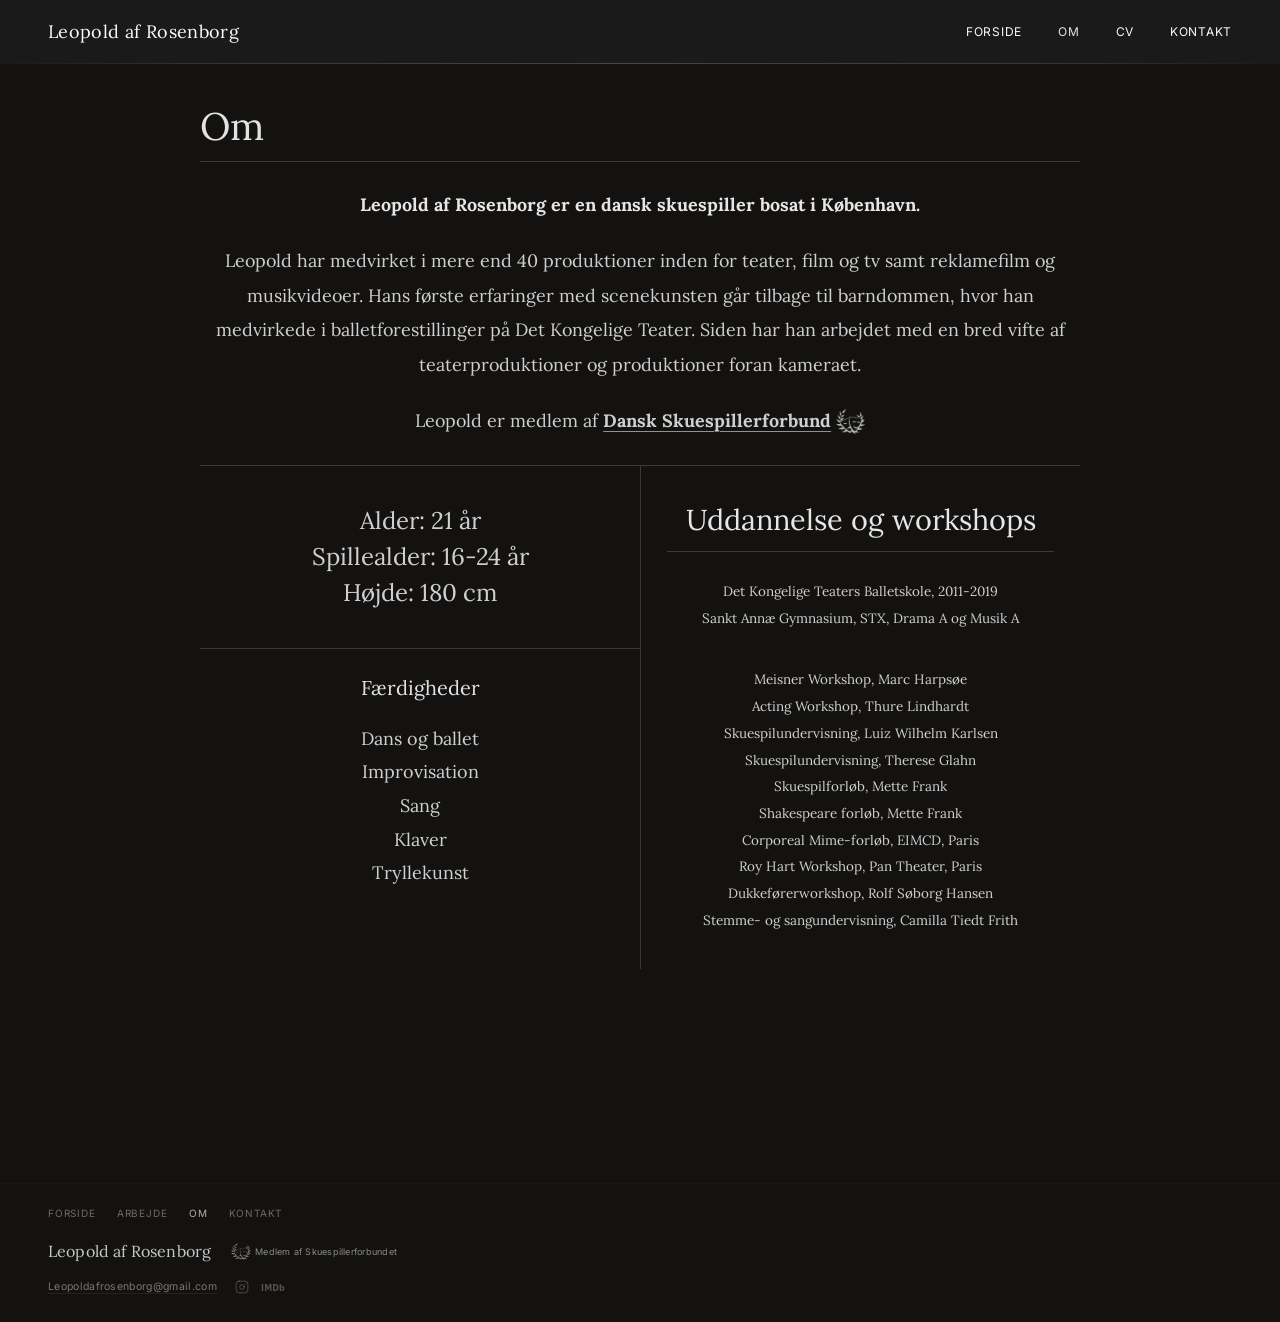
<file: information.html>
<!DOCTYPE html>
<html lang="da">
<head>
  <meta charset="UTF-8">
  <meta name="viewport" content="width=device-width, initial-scale=1.0">
  <title>Om Leopold af Rosenborg | Dansk skuespiller</title>
  <meta name="description" content="Leopold af Rosenborg er en dansk skuespiller bosat i København med erfaring fra mere end 40 produktioner inden for teater, film, tv, reklamefilm og musikvideoer.">
  <link rel="canonical" href="https://leopoldafrosenborg.dk/information.html">
  <link rel="icon" type="image/png" href="/favicon.png">
  <link rel="apple-touch-icon" href="/favicon.png">
  <meta property="og:site_name" content="Leopold af Rosenborg">
  <meta property="og:title" content="Om Leopold af Rosenborg | Dansk skuespiller">
  <meta property="og:description" content="Leopold af Rosenborg er en dansk skuespiller bosat i København med erfaring fra mere end 40 produktioner inden for teater, film, tv, reklamefilm og musikvideoer.">
  <meta property="og:url" content="https://leopoldafrosenborg.dk/information.html">
  <meta property="og:type" content="website">
  <meta property="og:locale" content="da_DK">
  <meta property="og:image" content="https://leopoldafrosenborg.dk/frontpage-collage/leopold-af-rosenborg-actor-skuespiller-jakob-og-angsten.JPG">
  <meta property="og:image:type" content="image/jpeg">
  <meta property="og:image:width" content="1365">
  <meta property="og:image:height" content="1706">
  <meta property="og:image:alt" content="Portræt af Leopold af Rosenborg, fotograferet af Markus Juul Larsen.">
  <meta name="twitter:card" content="summary_large_image">
  <meta name="twitter:title" content="Om Leopold af Rosenborg | Dansk skuespiller">
  <meta name="twitter:description" content="Leopold af Rosenborg er en dansk skuespiller bosat i København med erfaring fra mere end 40 produktioner inden for teater, film, tv, reklamefilm og musikvideoer.">
  <meta name="twitter:image" content="https://leopoldafrosenborg.dk/frontpage-collage/leopold-af-rosenborg-actor-skuespiller-jakob-og-angsten.JPG">
  <meta name="twitter:image:alt" content="Portræt af Leopold af Rosenborg, fotograferet af Markus Juul Larsen.">
  <meta name="theme-color" content="#131211">
  <script type="application/ld+json">
  {
    "@context": "https://schema.org",
    "@graph": [
      {
        "@type": "ProfilePage",
        "@id": "https://leopoldafrosenborg.dk/information.html#webpage",
        "url": "https://leopoldafrosenborg.dk/information.html",
        "name": "Om Leopold af Rosenborg | Dansk skuespiller",
        "inLanguage": "da",
        "isPartOf": { "@id": "https://leopoldafrosenborg.dk/#website" },
        "mainEntity": { "@id": "https://leopoldafrosenborg.dk/#person" }
      },
      {
        "@type": "Person",
        "@id": "https://leopoldafrosenborg.dk/#person",
        "name": "Leopold af Rosenborg",
        "url": "https://leopoldafrosenborg.dk/",
        "jobTitle": "Skuespiller",
        "description": "Leopold af Rosenborg er en dansk skuespiller bosat i København. Leopold har medvirket i mere end 40 produktioner inden for teater, film og tv samt reklamefilm og musikvideoer. Hans første erfaringer med scenekunsten går tilbage til barndommen, hvor han medvirkede i balletforestillinger på Det Kongelige Teater. Siden har han arbejdet med en bred vifte af teaterproduktioner og produktioner foran kameraet.",
        "image": "https://leopoldafrosenborg.dk/frontpage-collage/leopold-af-rosenborg-actor-skuespiller-jakob-og-angsten.JPG",
        "sameAs": [
          "https://www.instagram.com/leopold_afrosenborg/",
          "https://www.imdb.com/name/nm16844776/",
          "https://www.linkedin.com/in/leopold-af-rosenborg-3b47512b6/",
          "https://skuespillerhaandbogen.dk/medlem/leopold-af-rosenborg"
        ],
        "memberOf": {
          "@type": "Organization",
          "name": "Dansk Skuespillerforbund",
          "url": "https://skuespillerforbundet.dk/"
        }
      }
    ]
  }
  </script>
  <link rel="preconnect" href="https://fonts.googleapis.com">
  <link rel="preconnect" href="https://fonts.gstatic.com" crossorigin>
  <link href="https://fonts.googleapis.com/css2?family=Inter:wght@400;500&amp;family=Lora:ital,wght@0,400;0,500;1,400;1,500&amp;display=swap" rel="stylesheet">
  <link rel="stylesheet" href="style.css?v=94">
</head>
<body class="body--work-page">
  <a class="skip-link" href="#main">Spring til indhold</a>

  <header class="site-header">
    <button class="site-header__menu" type="button" data-nav-toggle aria-expanded="false" aria-controls="site-nav">
      <span></span><span></span><span></span>
      <span class="visually-hidden">Menu</span>
    </button>
    <a class="site-header__brand" href="index.html">Leopold af Rosenborg</a>
    <nav class="site-nav" id="site-nav" data-site-nav aria-label="Primær">
      <a href="index.html">Forside</a>
      <a href="information.html" aria-current="page">Om</a>
      <a href="cv.html">CV</a>
      <a href="kontakt.html">Kontakt</a>
    </nav>
  </header>

  <main id="main" class="page page--information">
    <section class="about-intro" aria-labelledby="about-heading">
      <h1 class="about-intro__title" id="about-heading">Om</h1>
      <div class="about-intro__body">
        <p class="about-intro__lead"><strong>Leopold af Rosenborg er en dansk skuespiller bosat i København.</strong></p>
        <p>Leopold har medvirket i mere end 40 produktioner inden for teater, film og tv samt reklamefilm og musikvideoer. Hans første erfaringer med scenekunsten går tilbage til barndommen, hvor han medvirkede i balletforestillinger på Det Kongelige Teater. Siden har han arbejdet med en bred vifte af teaterproduktioner og produktioner foran kameraet.</p>
        <p class="about-intro__membership-line">Leopold er medlem af <a class="about-intro__membership-link" href="https://skuespillerhaandbogen.dk/medlem/leopold-af-rosenborg" rel="noopener noreferrer" target="_blank"><strong class="about-intro__membership">Dansk Skuespillerforbund</strong><img src="images/logo-black.png" alt="" width="25" height="25"></a></p>
      </div>
    </section>

    <section class="about-details" aria-labelledby="about-details-title" data-nosnippet>
      <div class="about-details__columns">
        <div class="about-details__cell about-details__cell--facts">
          <div class="about-details__cell-content">
            <p class="about-details__facts">Alder: 21 år<br>Spillealder: 16-24 år<br>Højde: 180 cm</p>
          </div>
        </div>
        <div class="about-details__cell about-details__cell--education">
          <div class="about-details__cell-content">
            <h2 class="about-details__title" id="about-details-title">Uddannelse og workshops</h2>
            <ul class="about-details__list" aria-label="Uddannelse">
              <li>Det Kongelige Teaters Balletskole, 2011-2019</li>
              <li>Sankt Annæ Gymnasium, STX, Drama A og Musik A</li>
            </ul>
          </div>
        </div>
        <div class="about-details__cell about-details__cell--skills">
          <div class="about-details__cell-content">
            <h3 class="about-details__subheading">Færdigheder</h3>
            <ul class="about-details__list about-details__list--skills" aria-label="Færdigheder">
              <li>Dans og ballet</li>
              <li>Improvisation</li>
              <li>Sang</li>
              <li>Klaver</li>
              <li>Tryllekunst</li>
            </ul>
          </div>
        </div>
        <div class="about-details__cell about-details__cell--workshops">
          <div class="about-details__cell-content">
            <ul class="about-details__list" aria-label="Workshops og undervisning">
              <li>Meisner Workshop, Marc Harpsøe</li>
              <li>Acting Workshop, Thure Lindhardt</li>
              <li>Skuespilundervisning, Luiz Wilhelm Karlsen</li>
              <li>Skuespilundervisning, Therese Glahn</li>
              <li>Skuespilforløb, Mette Frank</li>
              <li>Shakespeare forløb, Mette Frank</li>
              <li>Corporeal Mime-forløb, EIMCD, Paris</li>
              <li>Roy Hart Workshop, Pan Theater, Paris</li>
              <li>Dukkeførerworkshop, Rolf Søborg Hansen</li>
              <li>Stemme- og sangundervisning, Camilla Tiedt Frith</li>
            </ul>
          </div>
        </div>
      </div>
    </section>
  </main>

  <footer class="site-footer">
    <div class="site-footer__inner">
      <nav class="site-footer__nav" aria-label="Sider">
        <a href="index.html">Forside</a>
        <a href="arbejde.html">Arbejde</a>
        <a href="information.html" aria-current="page">Om</a>
        <a href="kontakt.html">Kontakt</a>
      </nav>
      <div class="site-footer__meta">
        <div class="site-footer__identity">
          <p class="site-footer__name">Leopold af Rosenborg</p>
          <a class="site-footer__membership-link" href="https://skuespillerhaandbogen.dk/medlem/leopold-af-rosenborg" rel="noopener noreferrer" target="_blank" aria-label="Medlem af Skuespillerforbundet - se profil i Skuespillerhåndbogen">
            <img src="images/logo-black.png" alt="" width="20" height="20">
            <span>Medlem af Skuespillerforbundet</span>
          </a>
        </div>
        <div class="site-footer__footline">
          <p class="site-footer__email"><a href="mailto:Leopoldafrosenborg@gmail.com">Leopoldafrosenborg@gmail.com</a></p>
          <ul class="site-footer__social" aria-label="Profiler">
            <li>
              <a class="site-footer__icon-link" href="https://www.instagram.com/leopold_afrosenborg/" rel="noopener noreferrer" target="_blank" aria-label="Instagram">
                <svg xmlns="http://www.w3.org/2000/svg" viewBox="0 0 24 24" fill="none" stroke="currentColor" stroke-width="1.45" stroke-linecap="round" stroke-linejoin="round" aria-hidden="true"><rect width="20" height="20" x="2" y="2" rx="5" ry="5"/><path d="M16 11.37A4 4 0 1 1 12.63 8 4 4 0 0 1 16 11.37z"/><line x1="17.5" y1="6.5" x2="17.51" y2="6.5"/></svg>
              </a>
            </li>
            <li>
              <a class="site-footer__icon-link site-footer__icon-link--imdb" href="https://www.imdb.com/name/nm16844776/" rel="noopener noreferrer" target="_blank" aria-label="IMDb">
                <svg xmlns="http://www.w3.org/2000/svg" viewBox="0 0 24 12" fill="currentColor" aria-hidden="true"><text x="0" y="9.5" textLength="24" lengthAdjust="spacingAndGlyphs" fill="currentColor" font-size="8.5" font-family="system-ui, -apple-system, BlinkMacSystemFont, 'Segoe UI', sans-serif" font-weight="700" letter-spacing="0.02em">IMDb</text></svg>
              </a>
            </li>
          </ul>
        </div>
      </div>
    </div>
  </footer>

  <script src="main.js?v=35"></script>
</body>
</html>
</file>
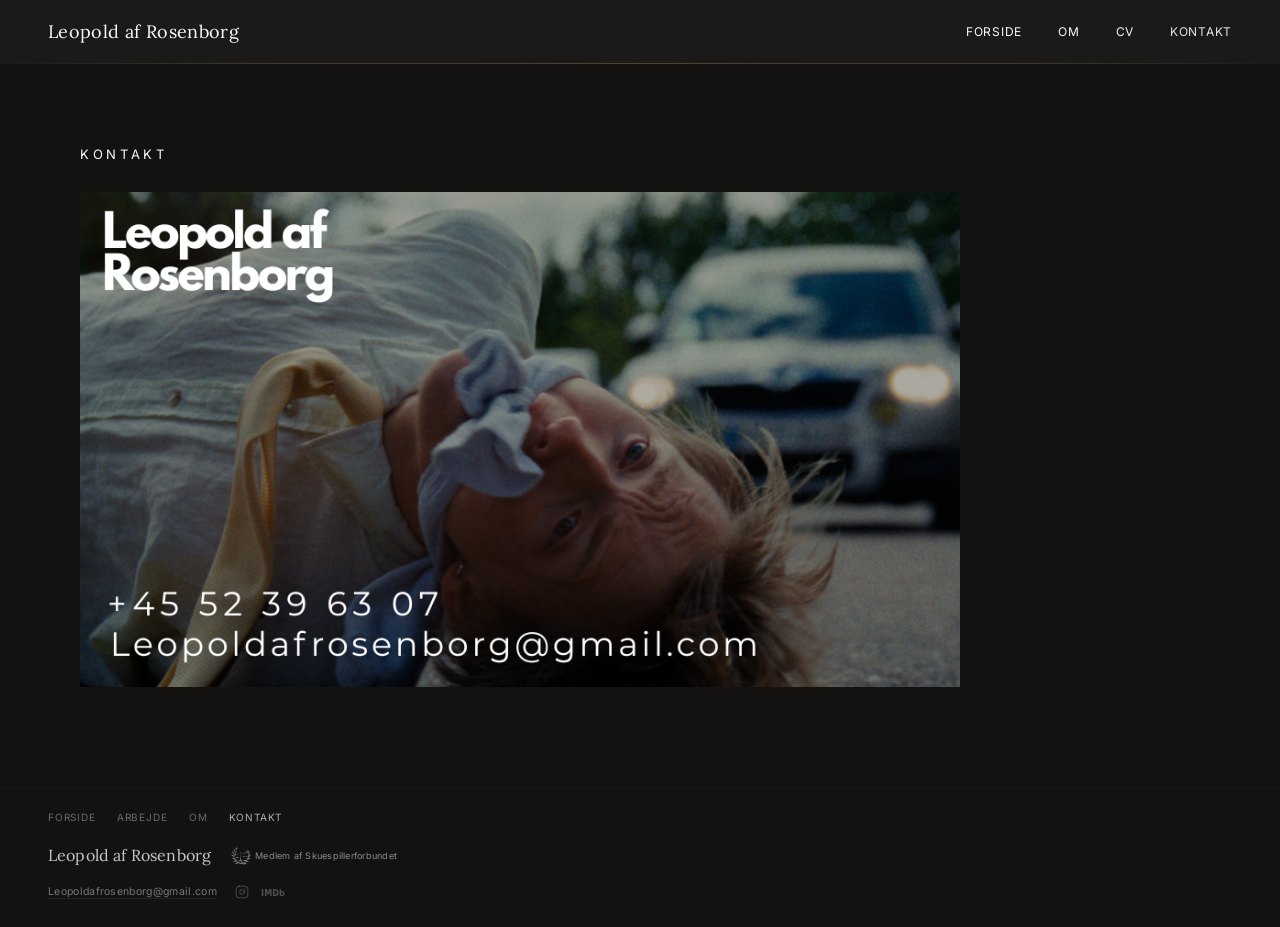
<file: kontakt.html>
<!DOCTYPE html>
<html lang="da">
<head>
  <meta charset="UTF-8">
  <meta name="viewport" content="width=device-width, initial-scale=1.0">
  <title>Kontakt Leopold af Rosenborg</title>
  <meta name="description" content="Kontakt den danske skuespiller Leopold af Rosenborg på e-mail eller telefon.">
  <link rel="canonical" href="https://leopoldafrosenborg.dk/kontakt.html">
  <link rel="icon" type="image/png" href="/favicon.png">
  <link rel="apple-touch-icon" href="/favicon.png">
  <meta property="og:site_name" content="Leopold af Rosenborg">
  <meta property="og:title" content="Kontakt Leopold af Rosenborg">
  <meta property="og:description" content="Kontakt den danske skuespiller Leopold af Rosenborg på e-mail eller telefon.">
  <meta property="og:url" content="https://leopoldafrosenborg.dk/kontakt.html">
  <meta property="og:type" content="website">
  <meta property="og:locale" content="da_DK">
  <meta property="og:image" content="https://leopoldafrosenborg.dk/images/kontakt.png">
  <meta property="og:image:type" content="image/png">
  <meta property="og:image:width" content="960">
  <meta property="og:image:height" content="540">
  <meta property="og:image:alt" content="Kontaktoplysninger for Leopold af Rosenborg.">
  <meta name="twitter:card" content="summary_large_image">
  <meta name="twitter:title" content="Kontakt Leopold af Rosenborg">
  <meta name="twitter:description" content="Kontakt den danske skuespiller Leopold af Rosenborg på e-mail eller telefon.">
  <meta name="twitter:image" content="https://leopoldafrosenborg.dk/images/kontakt.png">
  <meta name="twitter:image:alt" content="Kontaktoplysninger for Leopold af Rosenborg.">
  <meta name="theme-color" content="#131211">
  <script type="application/ld+json">
  {
    "@context": "https://schema.org",
    "@type": "ContactPage",
    "@id": "https://leopoldafrosenborg.dk/kontakt.html#webpage",
    "url": "https://leopoldafrosenborg.dk/kontakt.html",
    "name": "Kontakt Leopold af Rosenborg",
    "description": "Kontakt den danske skuespiller Leopold af Rosenborg på e-mail eller telefon.",
    "inLanguage": "da",
    "isPartOf": { "@id": "https://leopoldafrosenborg.dk/#website" },
    "about": { "@id": "https://leopoldafrosenborg.dk/#person" }
  }
  </script>
  <link rel="preconnect" href="https://fonts.googleapis.com">
  <link rel="preconnect" href="https://fonts.gstatic.com" crossorigin>
  <link href="https://fonts.googleapis.com/css2?family=Inter:wght@400;500&amp;family=Lora:ital,wght@0,400;0,500;1,400;1,500&amp;display=swap" rel="stylesheet">
  <link rel="stylesheet" href="style.css?v=56">
</head>
<body class="body--work-page">
  <a class="skip-link" href="#main">Spring til indhold</a>

  <header class="site-header">
    <button class="site-header__menu" type="button" data-nav-toggle aria-expanded="false" aria-controls="site-nav">
      <span></span><span></span><span></span>
      <span class="visually-hidden">Menu</span>
    </button>
    <a class="site-header__brand" href="index.html">Leopold af Rosenborg</a>
    <nav class="site-nav" id="site-nav" data-site-nav aria-label="Primær">
      <a href="index.html">Forside</a>
      <a href="information.html">Om</a>
      <a href="cv.html">CV</a>
      <a href="kontakt.html" aria-current="page">Kontakt</a>
    </nav>
  </header>

  <main id="main" class="page page--contact">
    <section class="contact-panel" data-fade aria-labelledby="contact-heading">
      <h1 class="info-panel__title" id="contact-heading">Kontakt</h1>

      <figure class="contact-visual">
        <img
          src="images/kontakt.png"
          alt="Kontaktoplysninger for Leopold af Rosenborg."
          loading="lazy"
          decoding="async"
        >
      </figure>
    </section>
  </main>

  <footer class="site-footer">
    <div class="site-footer__inner">
      <nav class="site-footer__nav" aria-label="Sider">
        <a href="index.html">Forside</a>
        <a href="arbejde.html">Arbejde</a>
        <a href="information.html">Om</a>
        <a href="kontakt.html" aria-current="page">Kontakt</a>
      </nav>
      <div class="site-footer__meta">
        <div class="site-footer__identity">
          <p class="site-footer__name">Leopold af Rosenborg</p>
          <a class="site-footer__membership-link" href="https://skuespillerhaandbogen.dk/medlem/leopold-af-rosenborg" rel="noopener noreferrer" target="_blank" aria-label="Medlem af Skuespillerforbundet - se profil i Skuespillerhåndbogen">
            <img src="images/logo-black.png" alt="" width="20" height="20">
            <span>Medlem af Skuespillerforbundet</span>
          </a>
        </div>
        <div class="site-footer__footline">
          <p class="site-footer__email"><a href="mailto:Leopoldafrosenborg@gmail.com">Leopoldafrosenborg@gmail.com</a></p>
          <ul class="site-footer__social" aria-label="Profiler">
            <li>
              <a class="site-footer__icon-link" href="https://www.instagram.com/leopold_afrosenborg/" rel="noopener noreferrer" target="_blank" aria-label="Instagram">
                <svg xmlns="http://www.w3.org/2000/svg" viewBox="0 0 24 24" fill="none" stroke="currentColor" stroke-width="1.45" stroke-linecap="round" stroke-linejoin="round" aria-hidden="true"><rect width="20" height="20" x="2" y="2" rx="5" ry="5"/><path d="M16 11.37A4 4 0 1 1 12.63 8 4 4 0 0 1 16 11.37z"/><line x1="17.5" y1="6.5" x2="17.51" y2="6.5"/></svg>
              </a>
            </li>
            <li>
              <a class="site-footer__icon-link site-footer__icon-link--imdb" href="https://www.imdb.com/name/nm16844776/" rel="noopener noreferrer" target="_blank" aria-label="IMDb">
                <svg xmlns="http://www.w3.org/2000/svg" viewBox="0 0 24 12" fill="currentColor" aria-hidden="true"><text x="0" y="9.5" textLength="24" lengthAdjust="spacingAndGlyphs" fill="currentColor" font-size="8.5" font-family="system-ui, -apple-system, BlinkMacSystemFont, 'Segoe UI', sans-serif" font-weight="700" letter-spacing="0.02em">IMDb</text></svg>
              </a>
            </li>
          </ul>
        </div>
      </div>
    </div>
  </footer>

  <script src="main.js?v=35"></script>
</body>
</html>
</file>
<file: style.css>
:root {
  --bg: #1c1c1c;
  --bg-deep: #131211;
  --fg: #f9f9f9;
  --muted: rgba(249, 249, 249, 0.62);
  --line: rgba(249, 249, 249, 0.18);
  --accent: #c9a06a;
  --warm: #e6e3df;
  --font-serif: "Lora", "Times New Roman", Times, serif;
  --font-sans: "Inter", ui-sans-serif, system-ui, -apple-system, "Segoe UI", Roboto, Helvetica, Arial, sans-serif;
  --ease: cubic-bezier(0.4, 0, 0.2, 1);
  --page-pad: clamp(20px, 5vw, 48px);
  --max: 1280px;
  --radius-btn: 28px;
}


*,
*::before,
*::after {
  box-sizing: border-box;
}

html {
  color-scheme: dark;
  scroll-behavior: smooth;
}

@media (prefers-reduced-motion: reduce) {
  html {
    scroll-behavior: auto;
  }
}

body {
  margin: 0;
  background: var(--bg);
  color: var(--fg);
  font-family: var(--font-serif);
  font-size: 15px;
  line-height: 1.55;
  -webkit-font-smoothing: antialiased;
}

img {
  display: block;
  max-width: 100%;
  height: auto;
}

a {
  color: inherit;
  text-decoration: none;
}

a:hover {
  opacity: 0.78;
}

.visually-hidden {
  position: absolute;
  width: 1px;
  height: 1px;
  padding: 0;
  margin: -1px;
  overflow: hidden;
  clip: rect(0, 0, 0, 0);
  white-space: nowrap;
  border: 0;
}

.skip-link {
  position: absolute;
  left: 12px;
  top: 12px;
  padding: 8px 12px;
  background: var(--fg);
  color: var(--bg);
  z-index: 100;
  transform: translateY(-140%);
  transition: transform 200ms var(--ease);
}

.skip-link:focus {
  transform: translateY(0);
}

/* Header */
.site-header {
  position: fixed;
  top: 0;
  left: 0;
  right: 0;
  z-index: 40;
  display: flex;
  align-items: center;
  justify-content: space-between;
  gap: 16px;
  padding: 18px var(--page-pad);
  background: rgba(28, 28, 28, 0.92);
}

.site-header--home {
  isolation: isolate;
  background: rgba(19, 18, 17, 0);
  transition: background-color 1200ms var(--ease);
}

.site-header--home.is-past-hero {
  background: rgba(19, 18, 17, 0.86);
}

.site-header__video-backdrop {
  position: absolute;
  inset: 0;
  z-index: 0;
  overflow: hidden;
  opacity: var(--header-video-opacity, 0.72);
  clip-path: inset(0 0 var(--header-video-clip, 0px) 0);
  pointer-events: none;
}

.site-header__video-backdrop:not(.is-synced) {
  opacity: 0;
}

.site-header__video-backdrop video {
  position: absolute;
  top: -16px;
  left: -16px;
  width: calc(100% + 32px);
  height: calc(100% + 32px);
  object-fit: cover;
  object-position: center 42%;
  filter: blur(16px) brightness(0.55) saturate(0.7);
}

.site-header__video-backdrop::after {
  content: "";
  position: absolute;
  inset: 0;
  background: rgba(19, 18, 17, 0.38);
}

.site-header--home > :not(.site-header__video-backdrop) {
  z-index: 1;
}

.site-header--home > .site-header__menu {
  position: relative;
  z-index: 50;
}

.site-header::after {
  content: "";
  position: absolute;
  right: 0;
  bottom: 0;
  left: 0;
  height: 1px;
  background: linear-gradient(
    90deg,
    transparent 0%,
    rgba(201, 160, 106, 0.2) 18%,
    rgba(201, 160, 106, 0.3) 50%,
    rgba(201, 160, 106, 0.2) 82%,
    transparent 100%
  );
  box-shadow: 0 0 4px rgba(201, 160, 106, 0.08);
  opacity: var(--header-line-opacity, 1);
  transform: translateY(calc(0px - var(--header-video-clip, 0px)));
  pointer-events: none;
}

.site-header__menu {
  position: relative;
  z-index: 50;
  appearance: none;
  border: 0;
  background: none;
  padding: 4px;
  cursor: pointer;
  color: var(--fg);
}

.site-header__menu span {
  display: block;
  width: 20px;
  height: 1px;
  background: currentColor;
  opacity: 0.64;
  margin: 5px 0;
  transition: transform 220ms var(--ease), opacity 160ms var(--ease);
}

.site-header__menu[aria-expanded="true"] span:nth-child(1) {
  transform: translateY(11px) rotate(45deg);
}

.site-header__menu[aria-expanded="true"] span:nth-child(2) {
  opacity: 0;
}

.site-header__menu[aria-expanded="true"] span:nth-child(3) {
  transform: translateY(-11px) rotate(-45deg);
}

.site-header__brand {
  flex: 1;
  font-family: var(--font-serif);
  font-size: clamp(15px, 2vw, 18px);
  letter-spacing: 0.02em;
  text-align: center;
}


.site-nav {
  position: fixed;
  inset: 0;
  z-index: 35;
  padding: 96px var(--page-pad) var(--page-pad);
  background: rgba(19, 18, 17, 0.98);
  display: flex;
  flex-direction: column;
  gap: 6px;
  transform: translateX(-100%);
  transition: transform 420ms var(--ease);
}

.site-nav.is-open {
  transform: translateX(0);
}

.site-nav a {
  font-family: var(--font-sans);
  font-size: 13px;
  letter-spacing: 0.06em;
  text-transform: uppercase;
  padding: 12px 0;
  border-bottom: 1px solid rgba(249, 249, 249, 0.06);
}

.site-nav a[aria-current="page"] {
  color: var(--warm);
}

body.nav-open {
  overflow: hidden;
}

@media (max-width: 899px) {
  .site-header__brand {
    position: absolute;
    left: 50%;
    flex: 0 0 auto;
    width: max-content;
    text-align: center;
    white-space: nowrap;
    transform: translateX(-50%);
  }
}

@media (min-width: 900px) {
  .site-header__menu {
    display: none;
  }

  .site-header__brand {
    flex: 0 1 auto;
    text-align: left;
  }

  .site-nav {
    position: static;
    inset: auto;
    padding: 0;
    background: none;
    flex-direction: row;
    align-items: center;
    gap: clamp(20px, 3vw, 36px);
    transform: none;
    flex: 0 0 auto;
  }

  .site-nav a {
    border: 0;
    padding: 0;
    font-size: 12px;
  }
}

/* Hero - forsiden */
.hero {
  --hero-peek: clamp(88px, 13vh, 144px);
  position: relative;
  min-height: calc(100svh - var(--hero-peek));
  min-height: calc(100dvh - var(--hero-peek));
  display: grid;
  place-items: center;
  overflow: hidden;
  background: var(--bg-deep);
}

.hero__media {
  position: absolute;
  inset: 0;
  overflow: hidden;
}

.hero__parallax-layer {
  position: absolute;
  left: -1.25%;
  right: -1.25%;
  top: 65px;
  height: 113%;
  will-change: transform;
}

.hero__parallax-layer img,
.hero__parallax-layer video {
  display: block;
  width: 100%;
  height: 100%;
  object-fit: cover;
  object-position: center center;
}

.hero__parallax-layer video {
  pointer-events: none;
}

.hero__parallax-layer video::-webkit-media-controls-start-playback-button,
.hero__parallax-layer video::-webkit-media-controls-overlay-play-button {
  display: none !important;
  -webkit-appearance: none;
}

.hero__parallax-layer::after {
  content: "";
  position: absolute;
  inset: 0;
  background: url("images/Ny first frame.png") center center / cover no-repeat;
  pointer-events: none;
  opacity: 1;
}

.hero__parallax-layer.is-playing::after {
  opacity: 0;
}

.hero__parallax-layer.is-fallback::after {
  background-image:
    url("images/hero-video-fallback-master.gif"),
    url("images/Ny first frame.png");
}

@media (max-aspect-ratio: 3/4) {
  .hero__parallax-layer img,
  .hero__parallax-layer video {
    object-position: center 42%;
  }

  .hero__parallax-layer::after {
    background-position: center 42%;
  }
}

@media (max-width: 899px) {
  .hero__parallax-layer {
    top: 78px;
  }
}

.hero__overlay {
  position: absolute;
  inset: 0;
  background: rgba(19, 18, 17, 0.22);
}

.hero__content {
  position: relative;
  z-index: 2;
  text-align: center;
  padding: clamp(100px, 14vh, 140px) var(--page-pad) clamp(64px, 10vh, 96px);
  width: 100%;
  max-width: 100%;
}

.hero__title-wrap {
  width: 100%;
  display: flex;
  justify-content: center;
  overflow: hidden;
  margin-bottom: clamp(24px, 4vw, 40px);
}

.hero__title {
  margin: 0;
  font-weight: 400;
  font-size: clamp(11px, 3.025vw, 16.5px);
  line-height: 1.4;
  letter-spacing: clamp(0.08em, 1.65vw, 0.2em);
  text-transform: lowercase;
  color: var(--fg);
  white-space: nowrap;
}

.hero__links {
  display: flex;
  flex-wrap: wrap;
  justify-content: center;
  align-items: center;
  gap: clamp(11px, 2.2vw, 19.8px);
}

.hero__links a {
  position: relative;
  display: inline-flex;
  align-items: center;
  justify-content: center;
  min-height: 48.4px;
  padding: 0 clamp(19.8px, 3.3vw, 28.6px);
  font-family: var(--font-sans);
  font-size: 12.1px;
  font-weight: 400;
  letter-spacing: 0.08em;
  text-transform: uppercase;
  color: var(--fg);
  background: rgba(19, 18, 17, 0.38);
  border: 1px solid rgba(249, 249, 249, 0.22);
  border-radius: 999px;
  backdrop-filter: blur(10px);
  -webkit-backdrop-filter: blur(10px);
  transition:
    background 480ms var(--ease),
    border-color 480ms var(--ease),
    color 480ms var(--ease);
}

.hero__links a span {
  position: relative;
  z-index: 1;
}

.hero__links a:hover {
  opacity: 1;
  background: rgba(249, 249, 249, 0.12);
  border-color: rgba(249, 249, 249, 0.45);
}

/* Scroll-hint: pil under hero (kun tilføjelse — ændrer ikke eksisterende hero-layout) */
.hero__scroll-cue {
  position: absolute;
  z-index: 3;
  left: calc(50% - 22px);
  bottom: clamp(1rem, 3.5vh, 2rem);
  display: flex;
  align-items: center;
  justify-content: center;
  width: 44px;
  height: 44px;
  margin: 0;
  padding: 0;
  border-radius: 999px;
  color: rgba(249, 249, 249, 0.82);
  background: rgba(19, 18, 17, 0.35);
  border: 1px solid rgba(249, 249, 249, 0.18);
  backdrop-filter: blur(8px);
  -webkit-backdrop-filter: blur(8px);
  opacity: 1;
  transition:
    opacity 520ms var(--ease),
    border-color 480ms var(--ease),
    background 480ms var(--ease);
}

.hero__scroll-cue:hover {
  background: rgba(249, 249, 249, 0.08);
  border-color: rgba(249, 249, 249, 0.38);
  color: var(--fg);
}

.hero__scroll-cue.is-hidden {
  opacity: 0;
  pointer-events: none;
}

.hero__scroll-cue__icon {
  display: flex;
  align-items: center;
  justify-content: center;
  animation: hero-scroll-cue-float 2.4s var(--ease) infinite;
}

.hero__scroll-cue.is-hidden .hero__scroll-cue__icon {
  animation: none;
}

.hero__scroll-cue__icon svg {
  display: block;
}

@keyframes hero-scroll-cue-float {
  0%,
  100% {
    transform: translateY(0);
  }

  50% {
    transform: translateY(6px);
  }
}

@media (prefers-reduced-motion: reduce) {
  .hero__scroll-cue {
    transition-duration: 200ms;
  }

  .hero__scroll-cue__icon {
    animation: none;
  }
}

/* Gallery — stille redaktionelt still-grid (matcher mørk, rolig site-vibe) */
.gallery {
  border-top: 1px solid rgba(249, 249, 249, 0.08);
  background: var(--bg-deep);
  padding: clamp(40px, 6vw, 72px) var(--page-pad);
}

/* Forside: hero kortere end viewport — lidt mindre top-padding så peek viser billeder */
.hero + .gallery {
  padding-top: clamp(28px, 4.5vw, 48px);
}

.gallery__inner {
  width: 100%;
  max-width: min(1180px, var(--max));
  margin: 0 auto;
  /* Kolonner følger galleriets faktiske bredde (ikke kun viewport), så preview og live matcher. */
  container-type: inline-size;
  container-name: gallery;
}

.gallery__reel {
  display: grid;
  grid-template-columns: repeat(2, minmax(0, 1fr));
  /* Fast gap undgår forskelle mellem preview og browser pga. vw/subpixel. */
  gap: 12px;
  width: 100%;
}

.gallery__card {
  margin: 0;
  position: relative;
  min-width: 0;
  min-height: 0;
  width: 100%;
  aspect-ratio: 3 / 4;
  overflow: hidden;
  border-radius: 2px;
  border: 1px solid rgba(249, 249, 249, 0.07);
  background: #0a0a0a;
  box-shadow: 0 18px 40px rgba(0, 0, 0, 0.35);
  opacity: 0;
  transform: translateY(12px);
  transition: opacity 900ms var(--ease), transform 900ms var(--ease);
}

.gallery__card.is-visible {
  opacity: 1;
  transform: translateY(0);
}

/* Absolut position: cellehøjde styres kun af aspect-ratio — ingen CLS ved billedload. */
.gallery__card img {
  position: absolute;
  inset: 0;
  width: 100%;
  height: 100%;
  max-width: none;
  max-height: none;
  display: block;
  object-fit: cover;
  object-position: center center;
  transform: scale(1.002);
  transition: transform 720ms var(--ease);
}

/* Røde Kors «mod til at handle» — tæt crop; origin/position lavt så alle tre med i bunden, ikke i sorte top-bar. */
.gallery__card--zoom-in img {
  transform: scale(1.246);
  transform-origin: center 52%;
  object-position: center 54%;
}

@media (hover: hover) and (prefers-reduced-motion: no-preference) {
  .gallery__card:hover img {
    transform: scale(1.046);
  }

  .gallery__card--zoom-in:hover img {
    transform: scale(1.288);
  }
}

/* Billedtekster: kun desktop-gitter (container ≥520px), hover, diskret nederst til venstre */
.gallery__caption {
  display: none;
}

.gallery__card::before {
  content: none;
}

@container gallery (min-width: 520px) {
  /* Meget diskret mørkning i bunden bag teksten — kun ved hover, samme timing som billedtekst */
  .gallery__card::before {
    content: "";
    position: absolute;
    left: 0;
    right: 0;
    bottom: 0;
    height: 52%;
    z-index: 1;
    pointer-events: none;
    background: linear-gradient(
      to top,
      rgba(10, 9, 8, 0.62) 0%,
      rgba(12, 11, 10, 0.4) 24%,
      rgba(12, 11, 10, 0.2) 52%,
      rgba(12, 11, 10, 0.06) 78%,
      rgba(12, 11, 10, 0) 100%
    );
    opacity: 0;
    transition: opacity 480ms var(--ease);
  }

  .gallery__caption {
    display: block;
    position: absolute;
    z-index: 2;
    left: 0.42rem;
    bottom: 0.38rem;
    max-width: min(94%, 12.5rem);
    margin: 0;
    padding: 0;
    font-family: var(--font-sans);
    font-size: calc(10.75px * 1.07);
    font-weight: 500;
    line-height: 1.4;
    letter-spacing: 0.09em;
    text-transform: none;
    color: rgba(249, 249, 249, 0.97);
    text-shadow:
      0 1px 3px rgba(0, 0, 0, 0.58),
      0 0 1px rgba(0, 0, 0, 0.78),
      0 5px 24px rgba(0, 0, 0, 0.32);
    pointer-events: none;
    opacity: 0;
    transition: opacity 480ms var(--ease);
  }

  @media (hover: hover) {
    .gallery__card:hover::before,
    .gallery__card:hover .gallery__caption {
      opacity: 1;
    }
  }

  @media (prefers-reduced-motion: reduce) {
    .gallery__card::before,
    .gallery__caption {
      transition-duration: 90ms;
    }
  }
}

@supports not (container-type: inline-size) {
  @media (max-width: 767px) {
    .gallery__caption {
      display: none !important;
    }
  }

  @media (min-width: 768px) {
    .gallery__card::before {
      content: "";
      position: absolute;
      left: 0;
      right: 0;
      bottom: 0;
      height: 52%;
      z-index: 1;
      pointer-events: none;
      background: linear-gradient(
        to top,
        rgba(10, 9, 8, 0.62) 0%,
        rgba(12, 11, 10, 0.4) 24%,
        rgba(12, 11, 10, 0.2) 52%,
        rgba(12, 11, 10, 0.06) 78%,
        rgba(12, 11, 10, 0) 100%
      );
      opacity: 0;
      transition: opacity 480ms var(--ease);
    }

    .gallery__caption {
      display: block;
      position: absolute;
      z-index: 2;
      left: 0.42rem;
      bottom: 0.38rem;
      max-width: min(94%, 12.5rem);
      margin: 0;
      padding: 0;
      font-family: var(--font-sans);
      font-size: calc(10.75px * 1.07);
      font-weight: 500;
      line-height: 1.4;
      letter-spacing: 0.09em;
      text-transform: none;
      color: rgba(249, 249, 249, 0.97);
      text-shadow:
        0 1px 3px rgba(0, 0, 0, 0.58),
        0 0 1px rgba(0, 0, 0, 0.78),
        0 5px 24px rgba(0, 0, 0, 0.32);
      pointer-events: none;
      opacity: 0;
      transition: opacity 480ms var(--ease);
    }

    @media (hover: hover) {
      .gallery__card:hover::before,
      .gallery__card:hover .gallery__caption {
        opacity: 1;
      }
    }

    @media (prefers-reduced-motion: reduce) {
      .gallery__card::before,
      .gallery__caption {
        transition-duration: 90ms;
      }
    }
  }
}

/* Mobil (2 kolonner): skjul nr. 7 så gitteret bliver lige (8 billeder = 4 rækker). */
.gallery__card--hide-2col {
  display: none;
}

/* Mobil: 2 kolonner (default). Desktop: præcis 3 — styres af galleriets bredde, ikke viewport alene. */
@container gallery (min-width: 520px) {
  .gallery__reel {
    grid-template-columns: repeat(3, minmax(0, 1fr));
    width: 90%;
    margin-inline: auto;
  }

  .gallery__card--hide-2col {
    display: block;
  }
}

/* Browsere uden container queries: 3 kolonner fra tablet/desktop-viewport. */
@supports not (container-type: inline-size) {
  @media (min-width: 768px) {
    .gallery__reel {
      grid-template-columns: repeat(3, minmax(0, 1fr));
      width: 90%;
      margin-inline: auto;
    }

    .gallery__card--hide-2col {
      display: block;
    }
  }
}

@media (hover: none) {
  .gallery__card {
    cursor: pointer;
  }

  .gallery__card::before {
    content: "";
    position: absolute;
    left: 0;
    right: 0;
    bottom: 0;
    height: 52%;
    z-index: 1;
    pointer-events: none;
    background: linear-gradient(
      to top,
      rgba(10, 9, 8, 0.62) 0%,
      rgba(12, 11, 10, 0.4) 24%,
      rgba(12, 11, 10, 0.2) 52%,
      rgba(12, 11, 10, 0.06) 78%,
      rgba(12, 11, 10, 0) 100%
    );
    opacity: 0;
    transition: opacity 320ms var(--ease);
  }

  .gallery__caption {
    display: block !important;
    position: absolute;
    z-index: 2;
    left: 0.42rem;
    bottom: 0.38rem;
    max-width: min(94%, 12.5rem);
    margin: 0;
    padding: 0;
    font-family: var(--font-sans);
    font-size: calc(10.75px * 1.07);
    font-weight: 500;
    line-height: 1.4;
    letter-spacing: 0.09em;
    color: rgba(249, 249, 249, 0.97);
    text-shadow:
      0 1px 3px rgba(0, 0, 0, 0.58),
      0 0 1px rgba(0, 0, 0, 0.78),
      0 5px 24px rgba(0, 0, 0, 0.32);
    pointer-events: none;
    opacity: 0;
    transition: opacity 320ms var(--ease);
  }

  .gallery__card.is-caption-open::before,
  .gallery__card.is-caption-open .gallery__caption {
    opacity: 1;
  }

  .gallery__card:focus-visible {
    outline: 2px solid var(--warm);
    outline-offset: 3px;
  }

  @media (prefers-reduced-motion: reduce) {
    .gallery__card::before,
    .gallery__caption {
      transition-duration: 90ms;
    }
  }
}

/* Forside — kort reel (Vimeo); ingen afrunding/kant der giver hvide “hår” i siderne (Safari m.m.) */
.home-reel {
  border-top: 1px solid rgba(249, 249, 249, 0.08);
  background: var(--bg-deep);
  padding: clamp(28px, 5vw, 56px) var(--page-pad) clamp(48px, 7vw, 88px);
}

.home-reel__inner {
  width: 100%;
  max-width: min(1180px, var(--max));
  margin: 0 auto;
  background: var(--bg-deep);
}

.home-reel__player {
  position: relative;
  width: 100%;
  max-width: min(960px, 100%);
  margin: 0 auto;
  aspect-ratio: 16 / 9;
  background: #000;
  border-radius: 0;
  border: 0;
  box-shadow: 0 16px 36px rgba(0, 0, 0, 0.45);
  overflow: hidden;
  isolation: isolate;
}

.home-reel__embed {
  position: absolute;
  inset: 0;
  background: #000;
  overflow: hidden;
}

.home-reel__embed iframe {
  position: absolute;
  top: 0;
  left: 50%;
  width: calc(100% + 3px);
  max-width: none;
  height: 100%;
  margin: 0;
  border: 0;
  background: #000;
  display: block;
  transform: translateX(-50%);
  transform-origin: center top;
}

/* Arbejde: reel under stemme-video — samme kolonne som work-voice, ingen ekstra side-padding */
.page--work .home-reel--work {
  padding-left: 0;
  padding-right: 0;
  padding-bottom: 0;
  padding-top: clamp(20px, 3.5vw, 40px);
  margin-top: clamp(8px, 2vw, 16px);
}

/* Undgå dobbelt “luft”: forsiden bruger stor bund-padding på .home-reel; her styrer .page afstanden til footeren */
.page.page--work:has(> .home-reel--work:last-child) {
  padding-bottom: clamp(40px, 6vw, 72px);
}

.page--work .home-reel--work .home-reel__inner {
  max-width: 36rem;
  margin-inline: 0;
}

.page--work .home-reel--work .home-reel__player {
  max-width: 100%;
  box-shadow: 0 12px 28px rgba(0, 0, 0, 0.4);
}

/* Page shell */
/* Arbejde — samme dybe baggrund som forsiden (hero + galleri) */
.body--work-page {
  background-color: var(--bg-deep);
}

.page {
  padding: 100px var(--page-pad) clamp(64px, 10vw, 120px);
  max-width: var(--max);
  margin: 0 auto;
}

.page__title {
  margin: 0 0 clamp(40px, 6vw, 72px);
  font-family: var(--font-sans);
  font-weight: 500;
  font-size: clamp(13px, 1.4vw, 14px);
  letter-spacing: 0.14em;
  text-transform: uppercase;
  text-align: center;
  color: var(--warm);
}

/* Work / Arbejde — editorial rail grid, shared across columns */
.page--work {
  --work-rail: 2.75rem;
  --work-gutter: 1rem;
  --work-row-pad: clamp(0.6rem, 1.2vw, 0.75rem);
  --work-border-section: rgba(249, 249, 249, 0.09);
  --work-border-rule: rgba(249, 249, 249, 0.055);
  --work-border-faint: rgba(249, 249, 249, 0.042);
  max-width: 1040px;
  padding-top: clamp(84px, 10.5vw, 94px);
}

@media (min-width: 900px) {
  .page--work {
    --work-rail: 3.25rem;
    --work-gutter: 1.125rem;
  }
}

.page--work .page__title {
  margin-bottom: clamp(1.65rem, 4.2vw, 2.75rem);
  font-family: var(--font-serif);
  font-weight: 400;
  font-size: clamp(1.48rem, 3.35vw, 1.98rem);
  line-height: 1.12;
  letter-spacing: 0.01em;
  text-transform: none;
  text-align: left;
  color: rgba(249, 249, 249, 0.9);
}

.work-section {
  padding: clamp(40px, 6vw, 72px) 0;
  border-top: 1px solid var(--work-border-section, var(--line));
}

.work-section:first-of-type {
  border-top: 0;
  padding-top: 0;
}

.work-section__heading {
  margin: 0 0 clamp(28px, 4.5vw, 40px);
  padding-bottom: 0.5rem;
  font-family: var(--font-sans);
  font-size: clamp(11px, 1.12vw, 12.5px);
  letter-spacing: 0.13em;
  text-transform: uppercase;
  font-weight: 400;
  color: rgba(249, 249, 249, 0.78);
  border-bottom: 1px solid var(--work-border-rule, rgba(249, 249, 249, 0.1));
}

.work-columns {
  display: grid;
  gap: clamp(32px, 5vw, 48px);
  align-items: start;
}

@media (min-width: 820px) {
  .work-columns {
    grid-template-columns: minmax(0, 1fr) minmax(0, 1fr);
    column-gap: clamp(2.75rem, 5.5vw, 4.5rem);
    row-gap: 0;
  }
}

.work-block {
  min-width: 0;
}

.work-block__label {
  margin: 0 0 clamp(1rem, 2.2vw, 1.35rem);
  padding-left: calc(var(--work-rail) + var(--work-gutter));
  font-family: var(--font-serif);
  font-style: italic;
  font-size: clamp(16.5px, 1.68vw, 19px);
  font-weight: 500;
  letter-spacing: 0.01em;
  line-height: 1.35;
  color: rgba(249, 249, 249, 0.86);
}

.work-timeline {
  display: flex;
  flex-direction: column;
  gap: 0;
}

.work-timeline--full {
  max-width: min(46rem, 100%);
  margin-inline: 0;
}

.work-year-group {
  display: grid;
  grid-template-columns: var(--work-rail) minmax(0, 1fr);
  column-gap: var(--work-gutter);
  align-items: start;
  margin: 0;
  padding: 0;
  border: 0;
}

.work-year-group + .work-year-group {
  margin-top: clamp(1.5rem, 2.8vw, 2.25rem);
  padding-top: clamp(1.5rem, 2.8vw, 2.25rem);
  border-top: 1px solid var(--work-border-faint, rgba(249, 249, 249, 0.07));
}

.work-year {
  margin: 0;
  padding-top: 0.12rem;
  font-family: var(--font-sans);
  font-size: 10px;
  font-weight: 500;
  letter-spacing: 0.06em;
  text-transform: uppercase;
  text-align: right;
  line-height: 1.25;
  color: rgba(201, 160, 106, 0.88);
}

.work-list {
  list-style: none;
  margin: 0;
  padding: 0;
  border-top: 1px solid var(--work-border-rule, rgba(249, 249, 249, 0.08));
}

.work-line {
  display: grid;
  grid-template-columns: 1fr;
  gap: 0.25rem 1rem;
  padding: var(--work-row-pad) 0;
  border-bottom: 1px solid var(--work-border-rule, rgba(249, 249, 249, 0.08));
  align-items: start;
}

@media (min-width: 560px) {
  .work-line {
    grid-template-columns: minmax(0, 1fr) 12rem;
    gap: 0.4rem 1.35rem;
    padding: var(--work-row-pad) 0;
  }

  .work-line__detail {
    text-align: right;
    justify-self: stretch;
    width: 100%;
  }
}

.work-line:last-child {
  border-bottom: 0;
}

.work-line__title {
  font-family: var(--font-serif);
  font-size: clamp(13.5px, 1.22vw, 15.5px);
  font-weight: 400;
  line-height: 1.42;
  letter-spacing: 0;
  color: rgba(249, 249, 249, 0.88);
  min-width: 0;
  display: block;
  white-space: nowrap;
}

.work-line__detail {
  font-family: var(--font-sans);
  font-size: 11px;
  line-height: 1.5;
  font-weight: 400;
  color: rgba(249, 249, 249, 0.5);
  letter-spacing: 0.02em;
}

.work-line__award {
  grid-column: 1 / -1;
  margin-top: -0.2rem;
  font-family: var(--font-sans);
  font-size: 10px;
  line-height: 1.45;
  font-weight: 400;
  color: rgba(249, 249, 249, 0.44);
  letter-spacing: 0.02em;
}

.work-voice {
  margin-top: clamp(48px, 8vw, 88px);
  padding-top: clamp(40px, 6vw, 72px);
  border-top: 1px solid var(--work-border-section, var(--line));
  text-align: left;
  max-width: 36rem;
}

.work-voice__heading {
  margin: 0 0 clamp(1rem, 2.5vw, 1.5rem);
  padding-bottom: 0.5rem;
  font-family: var(--font-sans);
  font-size: clamp(11px, 1.12vw, 12.5px);
  line-height: 1.4;
  letter-spacing: 0.13em;
  text-transform: uppercase;
  font-weight: 400;
  color: rgba(249, 249, 249, 0.78);
  border-bottom: 1px solid var(--work-border-rule, rgba(249, 249, 249, 0.1));
}

.work-voice__player {
  max-width: 100%;
  padding-bottom: clamp(0.875rem, 2vw, 1.25rem);
  border-bottom: 1px solid var(--work-border-rule, rgba(249, 249, 249, 0.08));
}

.work-voice__embed {
  margin-top: 0;
  position: relative;
  width: 100%;
  aspect-ratio: 16 / 9;
  background: var(--bg-deep);
  border: 1px solid var(--work-border-rule, rgba(249, 249, 249, 0.06));
}

.work-voice__embed iframe {
  position: absolute;
  inset: 0;
  width: 100%;
  height: 100%;
  border: 0;
}

@media (max-width: 619px) {
  .page--work .page__title {
    text-align: left;
  }

  .work-columns {
    gap: clamp(2.75rem, 10vw, 3.75rem);
  }

  /* Lidt mere luft mellem «Arbejde foran kameraet» og «Teater & performance». */
  .page--work .work-section + .work-section {
    padding-top: calc(clamp(40px, 6vw, 72px) + 0.55rem);
  }

  .work-year-group {
    grid-template-columns: 1fr;
  }

  .work-year {
    text-align: left;
    margin-bottom: 0.45rem;
    padding-top: 0;
  }

  .work-block__label {
    padding-left: 0;
    font-size: clamp(1.125rem, 4.2vw, 1.3125rem);
    font-weight: 500;
    letter-spacing: 0.02em;
    color: rgba(249, 249, 249, 0.9);
    line-height: 1.3;
    margin-bottom: clamp(1.1rem, 3.5vw, 1.35rem);
  }
}

@media (max-width: 559px) {
  .work-line__detail {
    text-align: left;
    justify-self: start;
  }
}

/* Information */
.page--information {
  --about-content-width: 880px;
  --about-gap: 26.4px;
  max-width: min(1200px, 100%);
  padding-left: clamp(17.6px, 4.4vw, 44px);
  padding-right: clamp(17.6px, 4.4vw, 44px);
  padding-top: clamp(92.4px, 11.55vw, 103.4px);
}

.page--information .about-intro {
  max-width: min(var(--about-content-width), 100%);
  margin-inline: auto;
  padding: 0;
}

.about-intro__title {
  max-width: 100%;
  margin: 0 auto var(--about-gap);
  padding-bottom: 0.715rem;
  border-bottom: 1px solid var(--line);
  text-align: left;
  font-family: var(--font-serif);
  font-size: clamp(1.8rem, 3.6vw, 2.4rem);
  font-weight: 400;
  line-height: 1.2;
  letter-spacing: 0.01em;
  color: rgba(249, 249, 249, 0.9);
}

.about-intro__body {
  max-width: 100%;
  margin: 0 auto;
  text-align: center;
  font-family: var(--font-serif);
  font-size: clamp(16px, 1.4vw, 18px);
  font-weight: 400;
  line-height: 1.925;
  color: rgba(249, 249, 249, 0.82);
}

.about-intro__body p {
  margin: 0;
}

.about-intro__body p + p {
  margin-top: 1.21em;
}

.about-intro__lead {
  color: rgba(249, 249, 249, 0.92);
}

.about-intro__lead strong {
  font-weight: 700;
}

.about-intro__membership {
  color: inherit;
  font-weight: 700;
  text-decoration: underline;
  text-decoration-color: rgba(249, 249, 249, 0.55);
  text-decoration-thickness: 1px;
  text-underline-offset: 0.22em;
}

.about-intro__membership-link {
  display: inline-flex;
  align-items: center;
  gap: 0.28em;
  color: inherit;
  text-decoration: none;
  white-space: nowrap;
}

.about-intro__membership-link img {
  display: inline-block;
  width: 1.6em;
  height: 1.6em;
  flex: 0 0 auto;
  object-fit: contain;
  filter: brightness(0) invert(1);
  opacity: 0.72;
}

.about-intro__membership-line {
  white-space: nowrap;
}

.about-intro__membership-line::after {
  display: block;
  width: 100%;
  height: 1px;
  margin: var(--about-gap) auto 0;
  background: var(--line);
  content: "";
}

@media (max-width: 559px) {
  .about-intro__membership-line {
    font-size: clamp(11px, 4vw, 16px);
  }
}

.info-sheet {
  margin: 0;
}

.page--information .info-sheet {
  max-width: min(1000px, 100%);
  margin-left: auto;
  margin-right: auto;
}

.info-sheet img {
  display: block;
  width: 100%;
  height: auto;
}

.info-panel .info-sheet {
  margin-top: clamp(12px, 2.5vw, 24px);
}

.page--information .info-panel {
  padding-top: clamp(24px, 4vw, 44px);
  padding-bottom: clamp(16px, 3vw, 32px);
}

.page--information .info-panel__title {
  margin-bottom: clamp(16px, 3vw, 28px);
  text-align: left;
  font-weight: 400;
}

.page--information .info-education.info-education--sheet {
  padding: clamp(24px, 4vw, 44px) 0 clamp(28px, 5vw, 56px);
}

.info-panel {
  position: relative;
  padding: clamp(40px, 6vw, 64px) 0;
  border-top: 1px solid var(--line);
}

.info-panel:first-of-type {
  border-top: 0;
}

.info-panel__title {
  margin: 0 0 clamp(32px, 5vw, 48px);
  font-family: var(--font-sans);
  font-size: clamp(12px, 1.2vw, 13px);
  letter-spacing: 0.28em;
  text-transform: uppercase;
  text-align: center;
}

.info-grid {
  display: grid;
  gap: clamp(32px, 5vw, 56px);
}

@media (min-width: 800px) {
  .info-grid {
    grid-template-columns: 1fr 1fr;
    align-items: start;
  }
}

.info-stats {
  list-style: none;
  margin: 0;
  padding: 0;
}

.info-stats li {
  display: grid;
  grid-template-columns: 1fr 1fr;
  gap: 12px;
  padding: 10px 0;
  border-bottom: 1px solid rgba(249, 249, 249, 0.06);
  font-family: var(--font-sans);
  font-size: 14px;
}

.info-stats .label {
  color: var(--accent);
  letter-spacing: 0.06em;
  text-transform: uppercase;
  font-size: 11px;
}

.info-skills__heading {
  margin: 0 0 16px;
  color: var(--accent);
  letter-spacing: 0.12em;
  text-transform: uppercase;
  font-family: var(--font-sans);
  font-size: 11px;
}

.info-skills ul {
  list-style: none;
  margin: 0;
  padding: 0;
  font-family: var(--font-sans);
  font-size: 14px;
}

.info-skills li {
  padding: 6px 0;
}

.info-feature {
  margin: clamp(48px, 8vw, 80px) auto;
  max-width: 520px;
}

.info-feature img {
  width: 100%;
}

.info-education {
  text-align: center;
  padding: clamp(48px, 8vw, 96px) 0;
}

.info-education.info-education--sheet {
  padding: clamp(40px, 6vw, 72px) 0 clamp(48px, 8vw, 96px);
  border-top: 1px solid var(--line);
}

.info-education__heading {
  margin: 0 0 clamp(32px, 5vw, 48px);
  font-size: clamp(28px, 4vw, 36px);
  font-style: italic;
  color: var(--accent);
  font-weight: 400;
}

.info-education__portraits {
  display: grid;
  gap: 24px;
  align-items: center;
  margin-bottom: clamp(32px, 5vw, 48px);
}

@media (min-width: 700px) {
  .info-education__portraits {
    grid-template-columns: 1fr 1.4fr 1fr;
    gap: clamp(24px, 4vw, 40px);
  }
}

.info-education__portraits img {
  border-radius: 50%;
  width: min(220px, 100%);
  margin: 0 auto;
  aspect-ratio: 1;
  object-fit: cover;
}

.info-education__list {
  list-style: none;
  margin: 0 auto;
  padding: 0;
  max-width: 36ch;
  font-family: var(--font-sans);
  font-size: 14px;
  line-height: 1.7;
}

.info-education__list li {
  padding: 4px 0;
}

.about-details {
  max-width: min(var(--about-content-width), 100%);
  margin: 0 auto;
  padding: 0 0 clamp(39.6px, 6.6vw, 66px);
  color: rgba(249, 249, 249, 0.82);
  text-align: center;
}

.about-details__title {
  width: 100%;
  margin: 0 0 var(--about-gap);
  padding-bottom: 0.715rem;
  border-bottom: 1px solid var(--line);
  color: rgba(249, 249, 249, 0.92);
  font-family: var(--font-serif);
  font-size: clamp(1.4rem, 2.5vw, 1.8rem);
  font-weight: 400;
  line-height: 1.32;
}

.about-details__columns {
  display: grid;
  grid-template-columns: repeat(2, minmax(0, 1fr));
  grid-template-areas:
    "facts education"
    "skills workshops";
}

.about-details__cell {
  display: flex;
  min-width: 0;
  flex-direction: column;
  align-items: center;
  justify-content: center;
  padding: var(--about-gap) 8px;
  text-align: center;
}

.about-details__cell-content {
  width: 100%;
  min-width: 0;
  margin-block: auto;
}

.about-details__cell--facts {
  grid-area: facts;
  border-bottom: 1px solid rgba(249, 249, 249, 0.16);
}

.about-details__cell--skills {
  grid-area: skills;
  justify-content: flex-start;
}

.about-details__cell--skills .about-details__cell-content {
  margin-block: 0;
}

.about-details__cell--education {
  grid-area: education;
  border-left: 1px solid rgba(249, 249, 249, 0.16);
}

.about-details__cell--workshops {
  grid-area: workshops;
  border-left: 1px solid rgba(249, 249, 249, 0.16);
}

.about-details__facts {
  margin: 0;
  color: rgba(249, 249, 249, 0.82);
  font-family: var(--font-serif);
  font-size: clamp(22px, 2.4vw, 24px);
  line-height: 1.5;
}

.about-details__subheading {
  margin: 0 0 19.8px;
  color: rgba(249, 249, 249, 0.9);
  font-family: var(--font-serif);
  font-size: 20px;
  font-weight: 400;
  line-height: 1.32;
}

.about-details__list {
  margin: 0;
  padding: 0;
  list-style: none;
  color: rgba(249, 249, 249, 0.82);
  font-family: var(--font-serif);
  font-size: 16px;
  line-height: 1.98;
}

.about-details__list--skills {
  font-size: 18px;
  line-height: 1.87;
}

@media (min-width: 760px) {
  .about-details__cell {
    padding: var(--about-gap) 26.4px;
  }
}

.about-details__cell--education .about-details__cell-content {
  transform: translateY(9px);
}

.about-details__cell--workshops .about-details__cell-content {
  transform: translateY(-9px);
}

.page--information .about-details__cell--education .about-details__list,
.page--information .about-details__cell--workshops .about-details__list {
  font-size: clamp(5.5px, 1.4vw, 13.5px);
}

@media (max-width: 759px) {
  .about-details__cell {
    padding-inline: clamp(5.5px, 2.2vw, 13.2px);
  }

  .about-details__facts {
    font-size: clamp(13px, 3.4vw, 16px);
    line-height: 1.595;
  }

  .about-details__title {
    margin-bottom: 13.2px;
    font-size: clamp(13px, 3.6vw, 17px);
    line-height: 1.32;
  }

  .about-details__subheading {
    margin-bottom: 15.4px;
    font-size: clamp(14px, 3.8vw, 18px);
    line-height: 1.32;
  }

  .about-details__list {
    font-size: clamp(11px, 3vw, 13px);
    line-height: 1.705;
  }

  .about-details__list--skills {
    font-size: clamp(13px, 3.5vw, 15px);
    line-height: 1.705;
  }
}

/* Kontakt */
.page--contact {
  max-width: min(1200px, 100%);
  padding-left: clamp(16px, 4vw, 40px);
  padding-right: clamp(16px, 4vw, 40px);
  padding-bottom: clamp(40px, 6vw, 72px);
}

.contact-panel {
  padding: clamp(24px, 4vw, 44px) 0 0;
}

.page--contact .info-panel__title {
  margin: 0 0 clamp(16px, 3vw, 28px);
  text-align: left;
  font-weight: 400;
}

.contact-visual {
  margin: 0;
  max-width: min(880px, 100%);
}

.contact-visual img {
  display: block;
  width: 100%;
  height: auto;
}

.site-footer {
  margin-top: clamp(14px, 3vw, 28px);
  padding: clamp(12px, 2.4vw, 20px) var(--page-pad) clamp(14px, 2.6vw, 22px);
  padding-left: max(var(--page-pad), env(safe-area-inset-left, 0px));
  padding-right: max(var(--page-pad), env(safe-area-inset-right, 0px));
  border-top: 1px solid rgba(249, 249, 249, 0.018);
  background: transparent;
  color: rgba(249, 249, 249, 0.5);
}

.site-footer__inner {
  max-width: var(--max);
  margin: 0 auto;
  text-align: left;
}

.site-footer__nav {
  display: flex;
  flex-wrap: wrap;
  justify-content: flex-start;
  align-items: baseline;
  gap: 0 0.35em;
  margin: 0 0 clamp(8px, 1.6vw, 14px);
}

.site-footer__nav a {
  font-family: var(--font-sans);
  font-size: 10px;
  font-weight: 400;
  letter-spacing: 0.08em;
  text-transform: uppercase;
  color: rgba(249, 249, 249, 0.38);
  text-decoration: none;
  padding: 2px 0;
  margin-right: clamp(10px, 2vw, 16px);
  border-bottom: 1px solid transparent;
  transition: color 240ms var(--ease), border-color 240ms var(--ease);
}

.site-footer__nav a:hover {
  color: rgba(249, 249, 249, 0.72);
  border-bottom-color: rgba(249, 249, 249, 0.08);
}

.site-footer__nav a:focus-visible {
  color: rgba(249, 249, 249, 0.78);
  outline: 1px solid rgba(249, 249, 249, 0.18);
  outline-offset: 3px;
}

.site-footer__nav a[aria-current="page"] {
  color: rgba(230, 227, 223, 0.75);
}

.site-footer__meta {
  margin: 0;
  max-width: 100%;
}

.site-footer__identity {
  display: flex;
  flex-wrap: wrap;
  align-items: center;
  gap: 4px clamp(12px, 2vw, 20px);
  margin: 0 0 clamp(6px, 1.2vw, 10px);
}

.site-footer__name {
  margin: 0;
  font-family: var(--font-serif);
  font-size: clamp(14px, 1.35vw, 16px);
  font-weight: 400;
  letter-spacing: 0.01em;
  text-transform: none;
  color: rgba(249, 249, 249, 0.78);
}

.site-footer__footline {
  display: flex;
  flex-wrap: wrap;
  align-items: center;
  justify-content: flex-start;
  gap: 6px 14px;
}

.site-footer__footline .site-footer__email {
  margin: 0;
}

.site-footer__email {
  font-family: var(--font-sans);
  font-size: 10.5px;
  letter-spacing: 0.03em;
}

.site-footer__email a {
  color: rgba(249, 249, 249, 0.44);
  text-decoration: none;
  border-bottom: 1px solid rgba(249, 249, 249, 0.07);
  transition: color 240ms var(--ease), border-color 240ms var(--ease);
}

.site-footer__email a:hover,
.site-footer__email a:focus-visible {
  color: rgba(249, 249, 249, 0.68);
  border-bottom-color: rgba(249, 249, 249, 0.14);
}

.site-footer__social {
  list-style: none;
  margin: 0;
  padding: 0;
  border: 0;
  display: inline-flex;
  align-items: center;
  gap: 4px;
}

.site-footer__social li {
  display: flex;
}

.site-footer__icon-link {
  display: flex;
  align-items: center;
  justify-content: center;
  min-width: 22px;
  min-height: 26px;
  padding: 0;
  color: rgba(249, 249, 249, 0.28);
  transition: color 240ms var(--ease);
}

.site-footer__icon-link:hover {
  color: rgba(249, 249, 249, 0.55);
}

.site-footer__icon-link:focus-visible {
  color: rgba(249, 249, 249, 0.55);
  outline: 1px solid rgba(249, 249, 249, 0.15);
  outline-offset: 2px;
}

.site-footer__icon-link svg {
  width: 14px;
  height: 14px;
  flex-shrink: 0;
}

.site-footer__membership-link {
  display: inline-flex;
  align-items: center;
  justify-content: flex-end;
  gap: 4px;
  min-height: 26px;
  margin-left: 0;
  color: rgba(249, 249, 249, 0.52);
  font-family: var(--font-sans);
  font-size: 9px;
  line-height: 1.3;
  letter-spacing: 0.025em;
  text-decoration: none;
  white-space: nowrap;
  transition: color 240ms var(--ease);
}

.site-footer__membership-link:hover,
.site-footer__membership-link:focus-visible {
  color: rgba(249, 249, 249, 0.66);
}

.site-footer__membership-link img {
  display: block;
  width: 20px;
  height: 20px;
  flex-shrink: 0;
  object-fit: contain;
  filter: brightness(0) invert(1);
  opacity: 0.46;
  transition: opacity 240ms var(--ease);
}

.site-footer__membership-link:hover img,
.site-footer__membership-link:focus-visible img {
  opacity: 0.58;
}

.site-footer__icon-link--imdb {
  min-width: auto;
  padding-inline: 4px;
  transform: none;
}

.site-footer__icon-link--imdb svg {
  width: 24px;
  height: 12px;
}

[data-fade] {
  opacity: 0;
  transform: translateY(10px);
  transition: opacity 800ms var(--ease), transform 800ms var(--ease);
}

[data-fade].is-visible {
  opacity: 1;
  transform: translateY(0);
}

@media (prefers-reduced-motion: reduce) {
  [data-fade] {
    opacity: 1;
    transform: none;
    transition: none;
  }

  .gallery__card {
    opacity: 1;
    transform: none;
    transition: none;
  }

  .hero__parallax-layer {
    transform: none !important;
    top: 0;
    height: 100%;
    left: -1.25%;
    right: -1.25%;
  }

  .hero__title {
    transform: none !important;
  }
}
</file>
